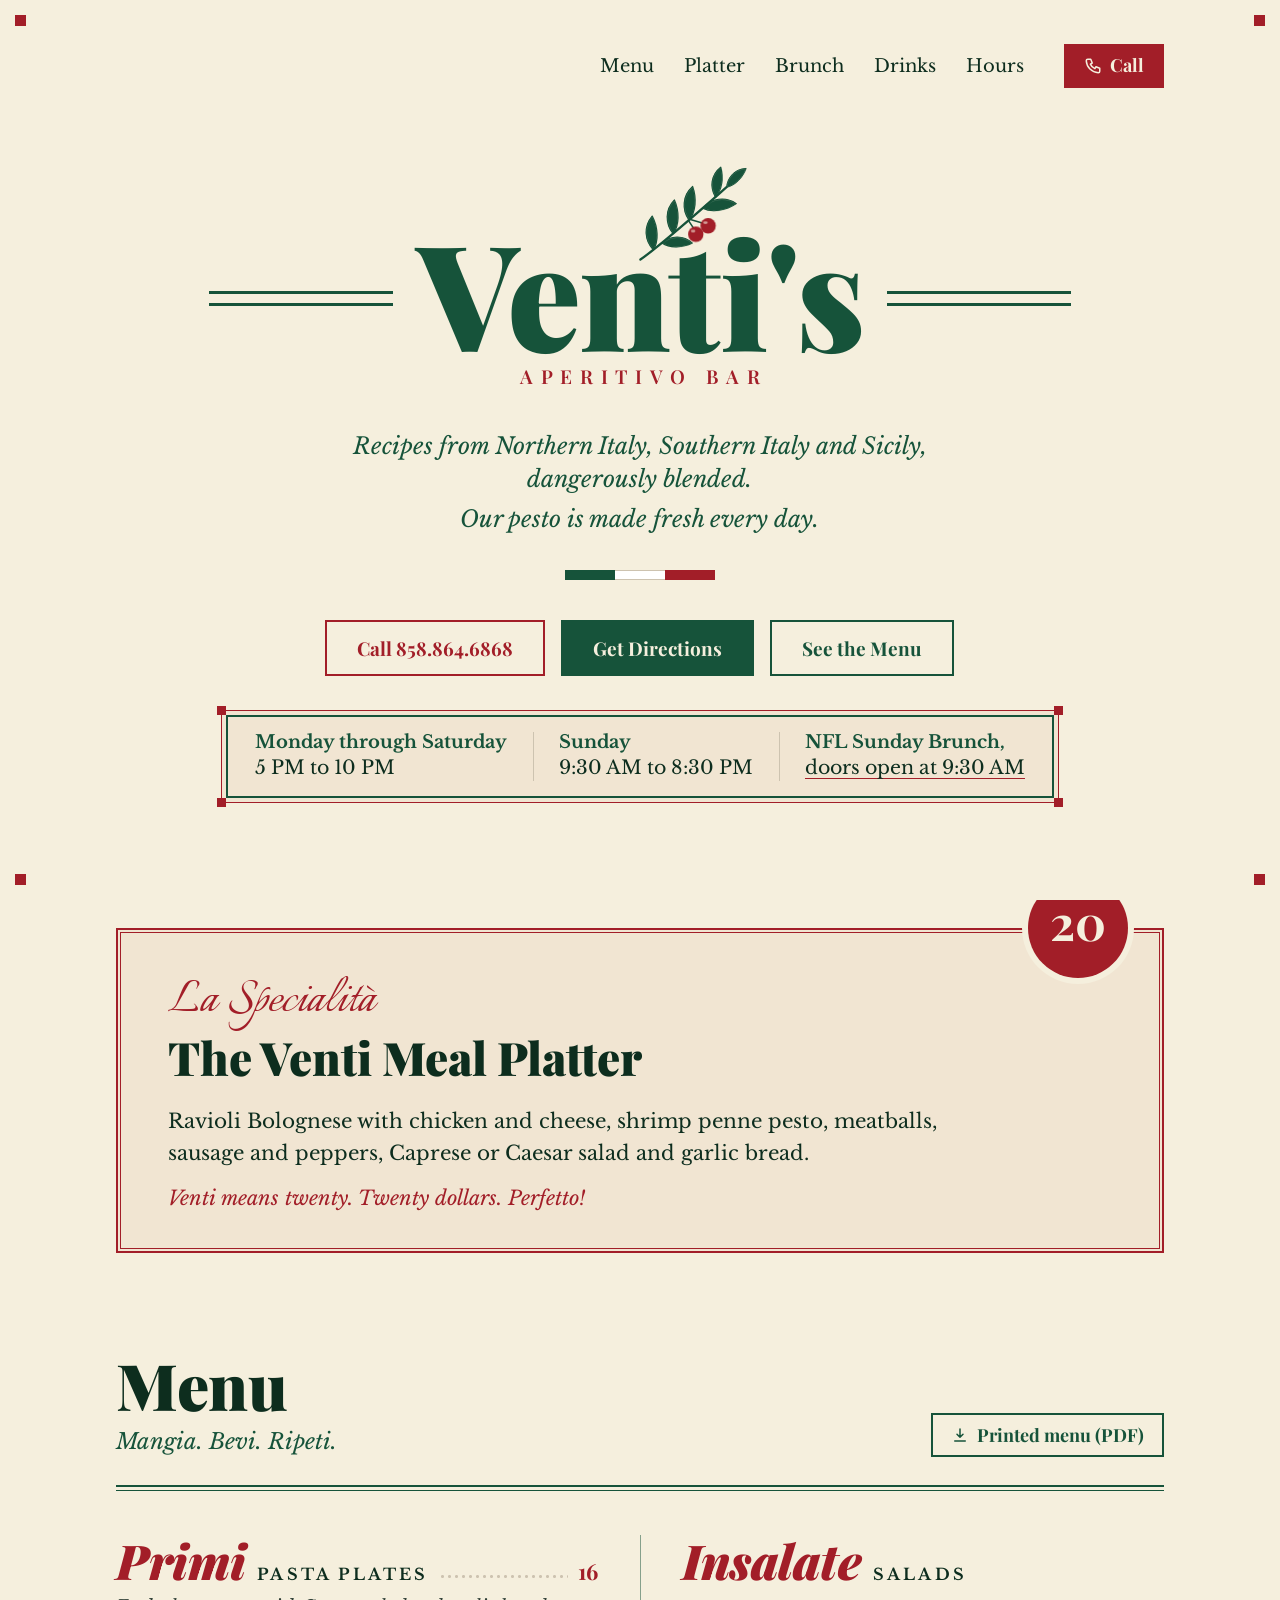
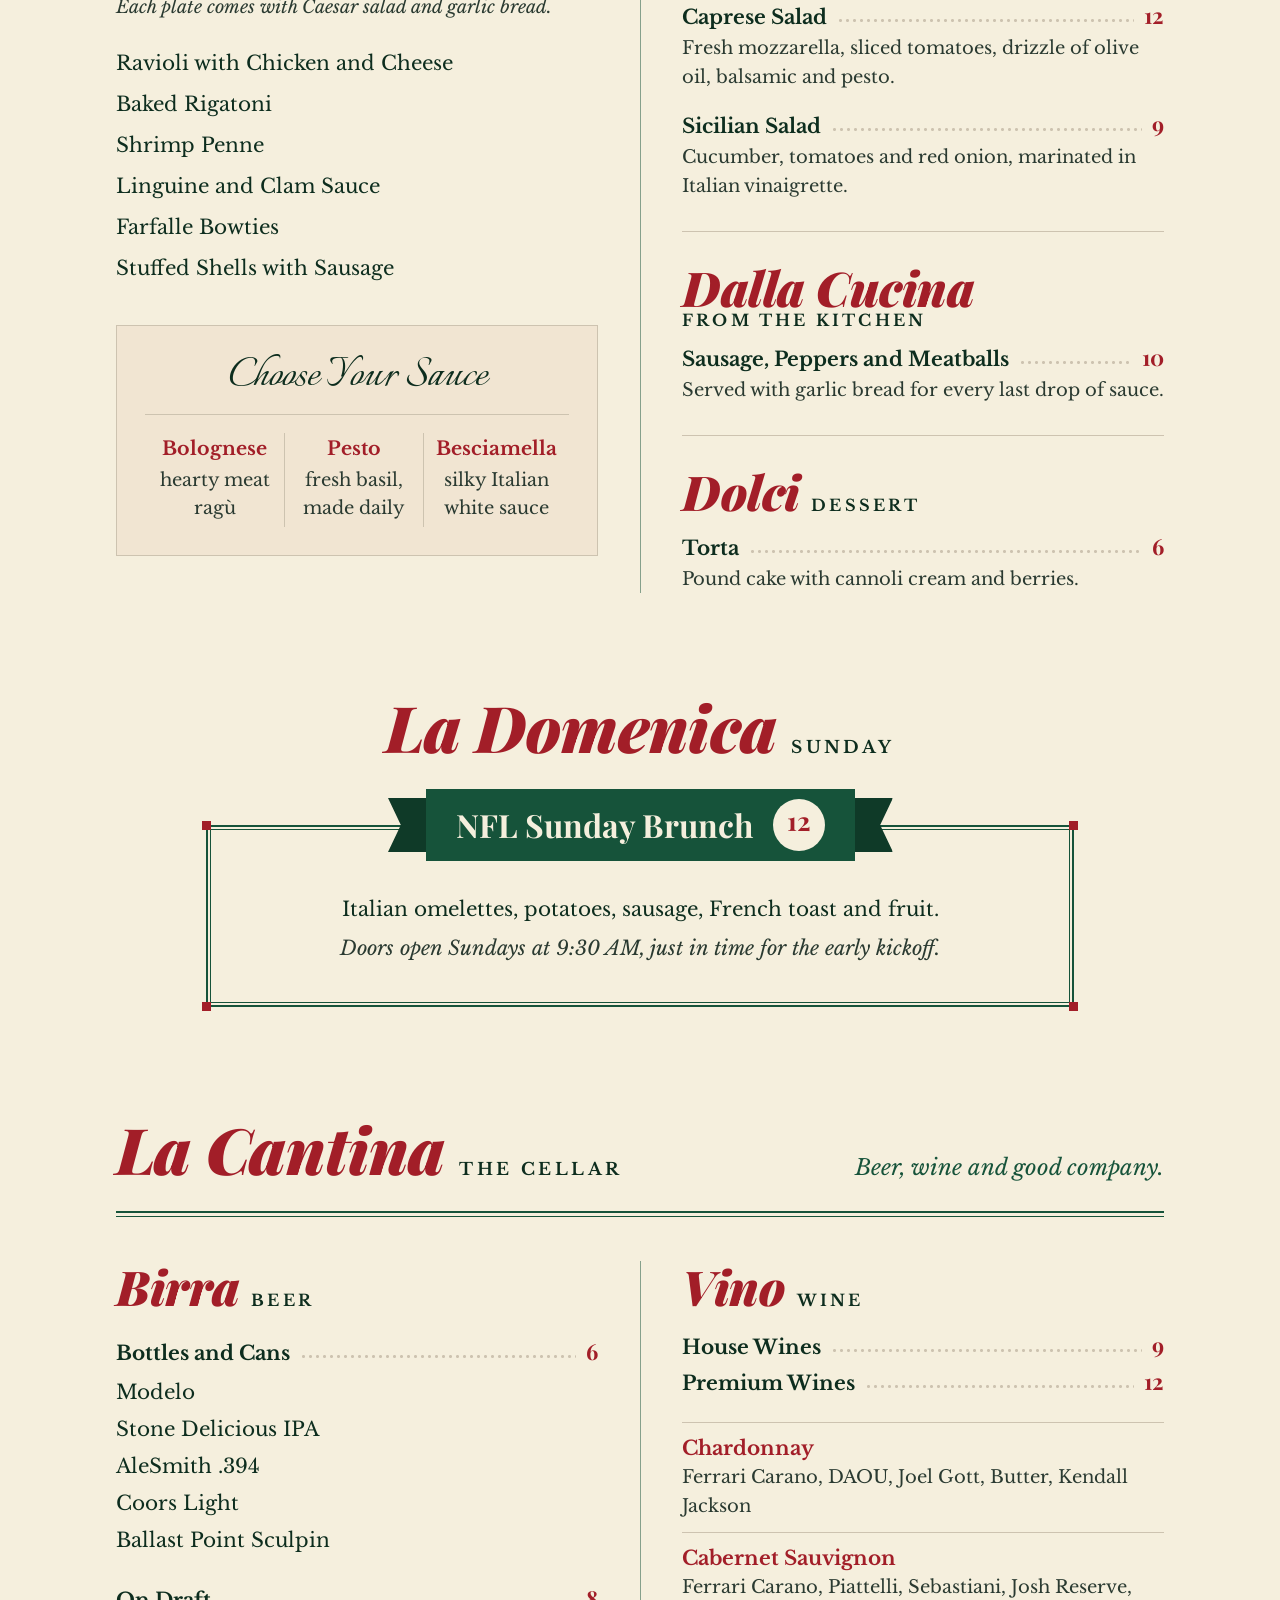
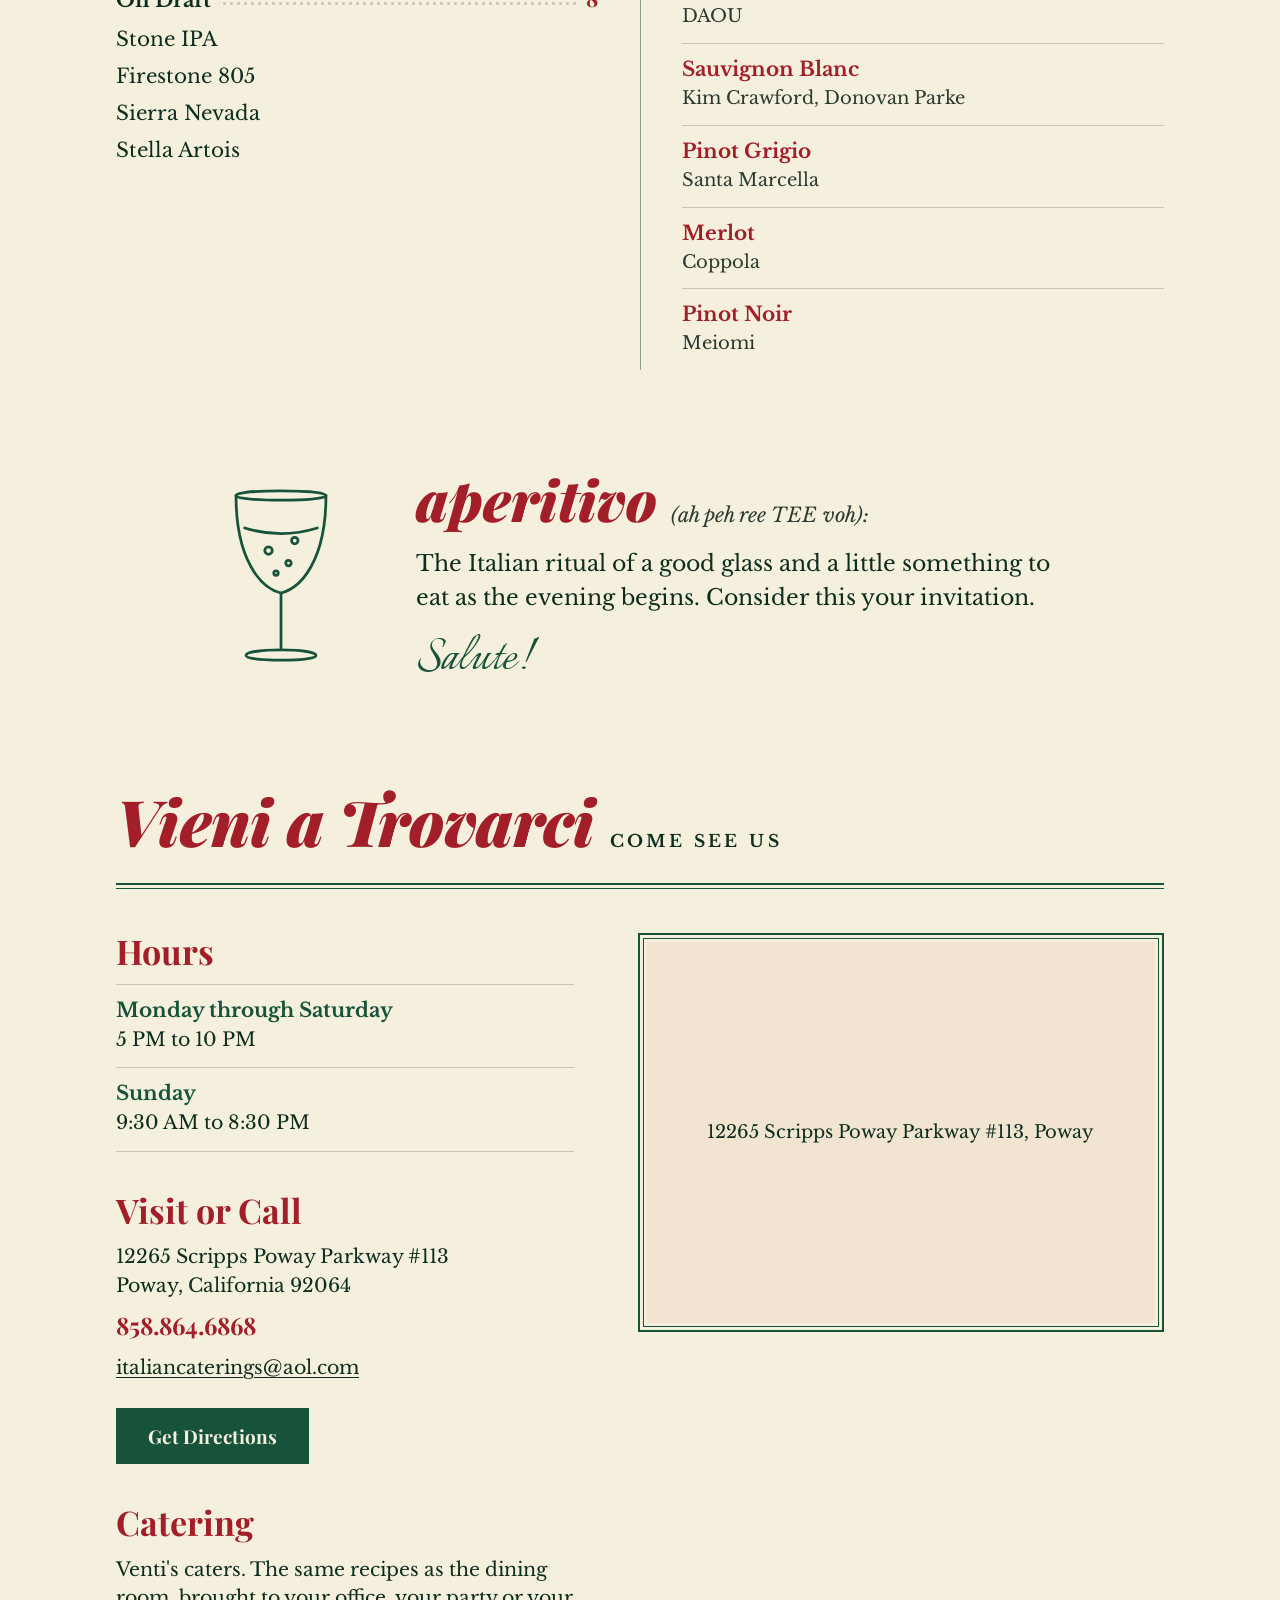
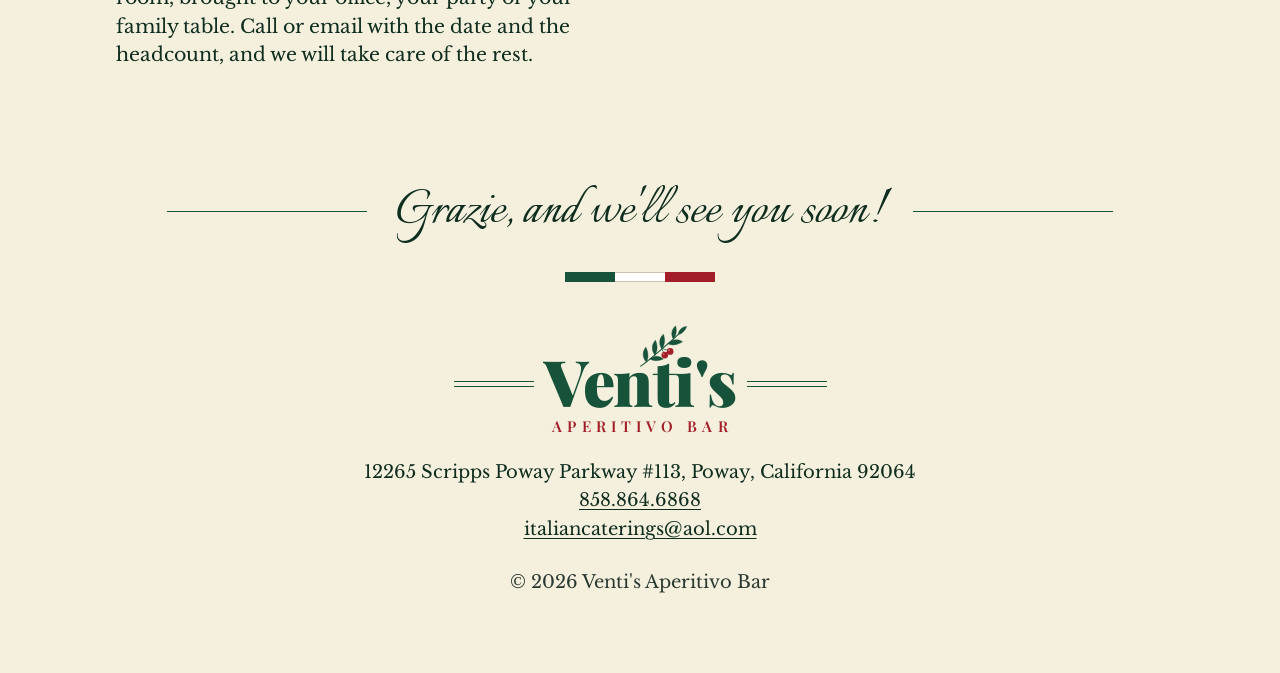
<file: index.html>
<!doctype html>
<html lang="en">
<head>
  <meta charset="utf-8">
  <meta name="viewport" content="width=device-width, initial-scale=1, viewport-fit=cover">
  <script>
    /* The js class goes on before anything can paint, so the finished page never flashes before
       the entrance in js/main.js hides it. If that file fails to load (its onerror below) or has
       not run within 2.5 seconds, the class comes off again and the page shows itself, complete
       and still, without motion. */
    (function (h) {
      h.classList.add('js'); h.setAttribute('data-js', 'pending');
      window.ventisLate = function () {
        if (h.getAttribute('data-js') === 'pending') { h.classList.remove('js'); h.setAttribute('data-js', 'late'); }
      };
      setTimeout(window.ventisLate, 2500);
    })(document.documentElement);
  </script>
  <title>Venti&#39;s Aperitivo Bar | Italian Restaurant and Aperitivo Bar in Poway, California</title>
  <meta name="description" content="Italian restaurant, aperitivo bar and caterer in Poway, California. The Venti Meal Platter, pasta plates, salads, beer and wine, and NFL Sunday Brunch.">
  <link rel="canonical" href="https://ventis2026.com/">
  <meta name="theme-color" content="#16533A">
  <meta property="og:type" content="website">
  <meta property="og:site_name" content="Venti&#39;s Aperitivo Bar">
  <meta property="og:locale" content="en_US">
  <meta property="og:title" content="Venti&#39;s Aperitivo Bar | Italian Restaurant and Aperitivo Bar in Poway, California">
  <meta property="og:description" content="Italian restaurant, aperitivo bar and caterer in Poway, California. The Venti Meal Platter, pasta plates, salads, beer and wine, and NFL Sunday Brunch.">
  <meta property="og:url" content="https://ventis2026.com/">
  <meta property="og:image" content="https://ventis2026.com/assets/og.png">
  <meta property="og:image:width" content="1200">
  <meta property="og:image:height" content="630">
  <meta property="og:image:alt" content="Venti&#39;s Aperitivo Bar wordmark with an olive sprig on ivory paper, with the tagline Recipes from Northern Italy, Southern Italy and Sicily, dangerously blended.">
  <meta name="twitter:card" content="summary_large_image">
  <meta name="twitter:title" content="Venti&#39;s Aperitivo Bar | Italian Restaurant and Aperitivo Bar in Poway, California">
  <meta name="twitter:description" content="Italian restaurant, aperitivo bar and caterer in Poway, California. The Venti Meal Platter, pasta plates, salads, beer and wine, and NFL Sunday Brunch.">
  <meta name="twitter:image" content="https://ventis2026.com/assets/og.png">
  <link rel="icon" href="assets/favicon.svg" type="image/svg+xml">
  <link rel="icon" href="assets/favicon-32.png" sizes="32x32" type="image/png">
  <link rel="apple-touch-icon" href="assets/apple-touch-icon.png">
  <link rel="preconnect" href="https://fonts.googleapis.com">
  <link rel="preconnect" href="https://fonts.gstatic.com" crossorigin>
  <link rel="stylesheet" href="https://fonts.googleapis.com/css2?family=Italianno&family=Libre+Baskerville:ital,wght@0,400;0,700;1,400;1,700&family=Playfair+Display:ital,wght@0,600;0,700;0,900;1,900&display=swap">
  <link rel="stylesheet" href="css/style.css">
  <script type="application/ld+json">
{
  "@context": "https://schema.org",
  "@type": "Restaurant",
  "name": "Venti's Aperitivo Bar",
  "url": "https://ventis2026.com/",
  "image": "https://ventis2026.com/assets/og.png",
  "telephone": "+18588646868",
  "email": "italiancaterings@aol.com",
  "servesCuisine": "Italian",
  "priceRange": "$$",
  "address": {
    "@type": "PostalAddress",
    "streetAddress": "12265 Scripps Poway Parkway #113",
    "addressLocality": "Poway",
    "addressRegion": "CA",
    "postalCode": "92064",
    "addressCountry": "US"
  },
  "openingHoursSpecification": [
    {
      "@type": "OpeningHoursSpecification",
      "dayOfWeek": [
        "Monday",
        "Tuesday",
        "Wednesday",
        "Thursday",
        "Friday",
        "Saturday"
      ],
      "opens": "17:00",
      "closes": "22:00"
    },
    {
      "@type": "OpeningHoursSpecification",
      "dayOfWeek": [
        "Sunday"
      ],
      "opens": "09:30",
      "closes": "20:30"
    }
  ],
  "hasMenu": {
    "@type": "Menu",
    "name": "Venti's Aperitivo Bar Menu",
    "url": "https://ventis2026.com/#menu",
    "hasMenuSection": [
      {
        "@type": "MenuSection",
        "name": "La Specialità",
        "hasMenuItem": [
          {
            "@type": "MenuItem",
            "name": "The Venti Meal Platter",
            "description": "Ravioli Bolognese with chicken and cheese, shrimp penne pesto, meatballs, sausage and peppers, Caprese or Caesar salad and garlic bread.",
            "offers": {
              "@type": "Offer",
              "price": "20",
              "priceCurrency": "USD"
            }
          }
        ]
      },
      {
        "@type": "MenuSection",
        "name": "Primi / Pasta Plates",
        "description": "Each plate comes with Caesar salad and garlic bread.",
        "hasMenuItem": [
          {
            "@type": "MenuItem",
            "name": "Ravioli with Chicken and Cheese",
            "description": "Each plate comes with Caesar salad and garlic bread. Choose Your Sauce: Bolognese, Pesto or Besciamella.",
            "offers": {
              "@type": "Offer",
              "price": "16",
              "priceCurrency": "USD"
            }
          },
          {
            "@type": "MenuItem",
            "name": "Baked Rigatoni",
            "description": "Each plate comes with Caesar salad and garlic bread. Choose Your Sauce: Bolognese, Pesto or Besciamella.",
            "offers": {
              "@type": "Offer",
              "price": "16",
              "priceCurrency": "USD"
            }
          },
          {
            "@type": "MenuItem",
            "name": "Shrimp Penne",
            "description": "Each plate comes with Caesar salad and garlic bread. Choose Your Sauce: Bolognese, Pesto or Besciamella.",
            "offers": {
              "@type": "Offer",
              "price": "16",
              "priceCurrency": "USD"
            }
          },
          {
            "@type": "MenuItem",
            "name": "Linguine and Clam Sauce",
            "description": "Each plate comes with Caesar salad and garlic bread. Choose Your Sauce: Bolognese, Pesto or Besciamella.",
            "offers": {
              "@type": "Offer",
              "price": "16",
              "priceCurrency": "USD"
            }
          },
          {
            "@type": "MenuItem",
            "name": "Farfalle Bowties",
            "description": "Each plate comes with Caesar salad and garlic bread. Choose Your Sauce: Bolognese, Pesto or Besciamella.",
            "offers": {
              "@type": "Offer",
              "price": "16",
              "priceCurrency": "USD"
            }
          },
          {
            "@type": "MenuItem",
            "name": "Stuffed Shells with Sausage",
            "description": "Each plate comes with Caesar salad and garlic bread. Choose Your Sauce: Bolognese, Pesto or Besciamella.",
            "offers": {
              "@type": "Offer",
              "price": "16",
              "priceCurrency": "USD"
            }
          }
        ]
      },
      {
        "@type": "MenuSection",
        "name": "Insalate / Salads",
        "hasMenuItem": [
          {
            "@type": "MenuItem",
            "name": "Caprese Salad",
            "description": "Fresh mozzarella, sliced tomatoes, drizzle of olive oil, balsamic and pesto.",
            "offers": {
              "@type": "Offer",
              "price": "12",
              "priceCurrency": "USD"
            }
          },
          {
            "@type": "MenuItem",
            "name": "Sicilian Salad",
            "description": "Cucumber, tomatoes and red onion, marinated in Italian vinaigrette.",
            "offers": {
              "@type": "Offer",
              "price": "9",
              "priceCurrency": "USD"
            }
          }
        ]
      },
      {
        "@type": "MenuSection",
        "name": "Dalla Cucina / From the Kitchen",
        "hasMenuItem": [
          {
            "@type": "MenuItem",
            "name": "Sausage, Peppers and Meatballs",
            "description": "Served with garlic bread for every last drop of sauce.",
            "offers": {
              "@type": "Offer",
              "price": "10",
              "priceCurrency": "USD"
            }
          }
        ]
      },
      {
        "@type": "MenuSection",
        "name": "Dolci / Dessert",
        "hasMenuItem": [
          {
            "@type": "MenuItem",
            "name": "Torta",
            "description": "Pound cake with cannoli cream and berries.",
            "offers": {
              "@type": "Offer",
              "price": "6",
              "priceCurrency": "USD"
            }
          }
        ]
      },
      {
        "@type": "MenuSection",
        "name": "La Domenica / Sunday",
        "hasMenuItem": [
          {
            "@type": "MenuItem",
            "name": "NFL Sunday Brunch",
            "description": "Italian omelettes, potatoes, sausage, French toast and fruit. Doors open Sundays at 9:30 AM, just in time for the early kickoff.",
            "offers": {
              "@type": "Offer",
              "price": "12",
              "priceCurrency": "USD"
            }
          }
        ]
      },
      {
        "@type": "MenuSection",
        "name": "Birra / Beer",
        "hasMenuItem": [
          {
            "@type": "MenuItem",
            "name": "Modelo",
            "description": "Bottles and Cans",
            "offers": {
              "@type": "Offer",
              "price": "6",
              "priceCurrency": "USD"
            }
          },
          {
            "@type": "MenuItem",
            "name": "Stone Delicious IPA",
            "description": "Bottles and Cans",
            "offers": {
              "@type": "Offer",
              "price": "6",
              "priceCurrency": "USD"
            }
          },
          {
            "@type": "MenuItem",
            "name": "AleSmith .394",
            "description": "Bottles and Cans",
            "offers": {
              "@type": "Offer",
              "price": "6",
              "priceCurrency": "USD"
            }
          },
          {
            "@type": "MenuItem",
            "name": "Coors Light",
            "description": "Bottles and Cans",
            "offers": {
              "@type": "Offer",
              "price": "6",
              "priceCurrency": "USD"
            }
          },
          {
            "@type": "MenuItem",
            "name": "Ballast Point Sculpin",
            "description": "Bottles and Cans",
            "offers": {
              "@type": "Offer",
              "price": "6",
              "priceCurrency": "USD"
            }
          },
          {
            "@type": "MenuItem",
            "name": "Stone IPA",
            "description": "On Draft",
            "offers": {
              "@type": "Offer",
              "price": "8",
              "priceCurrency": "USD"
            }
          },
          {
            "@type": "MenuItem",
            "name": "Firestone 805",
            "description": "On Draft",
            "offers": {
              "@type": "Offer",
              "price": "8",
              "priceCurrency": "USD"
            }
          },
          {
            "@type": "MenuItem",
            "name": "Sierra Nevada",
            "description": "On Draft",
            "offers": {
              "@type": "Offer",
              "price": "8",
              "priceCurrency": "USD"
            }
          },
          {
            "@type": "MenuItem",
            "name": "Stella Artois",
            "description": "On Draft",
            "offers": {
              "@type": "Offer",
              "price": "8",
              "priceCurrency": "USD"
            }
          }
        ]
      },
      {
        "@type": "MenuSection",
        "name": "Vino / Wine",
        "description": "Chardonnay (Ferrari Carano, DAOU, Joel Gott, Butter, Kendall Jackson); Cabernet Sauvignon (Ferrari Carano, Piattelli, Sebastiani, Josh Reserve, DAOU); Sauvignon Blanc (Kim Crawford, Donovan Parke); Pinot Grigio (Santa Marcella); Merlot (Coppola); Pinot Noir (Meiomi)",
        "hasMenuItem": [
          {
            "@type": "MenuItem",
            "name": "House Wines",
            "offers": {
              "@type": "Offer",
              "price": "9",
              "priceCurrency": "USD"
            }
          },
          {
            "@type": "MenuItem",
            "name": "Premium Wines",
            "offers": {
              "@type": "Offer",
              "price": "12",
              "priceCurrency": "USD"
            }
          }
        ]
      }
    ]
  }
}
  </script>
</head>
<body>
  <a class="skip" href="#main">Skip to main content</a>

  <div class="frame" aria-hidden="true">
    <i class="frame__mat frame__mat--t"></i>
    <i class="frame__mat frame__mat--b"></i>
    <i class="frame__mat frame__mat--l"></i>
    <i class="frame__mat frame__mat--r"></i>
    <svg class="frame__rule frame__rule--outer"><rect pathLength="1"></rect></svg>
    <svg class="frame__rule frame__rule--inner"><rect pathLength="1"></rect></svg>
    <i class="frame__corner frame__corner--tl"></i>
    <i class="frame__corner frame__corner--tr"></i>
    <i class="frame__corner frame__corner--bl"></i>
    <i class="frame__corner frame__corner--br"></i>
  </div>

  <header class="site-header" id="site-header">
  <div class="site-header__inner">
    <button class="site-header__toggle" type="button" aria-expanded="false" aria-controls="site-nav">
      <span class="site-header__bars" aria-hidden="true"><i></i><i></i><i></i></span><span class="site-header__toggle-label">Sections</span>
    </button>
    <a class="lockup lockup--small site-header__brand" href="#top"><span class="lockup__mark"><svg class="sprig lockup__sprig" viewBox="-6 -28 176 142" aria-hidden="true" focusable="false"><g class="sprig__lines" fill="none" stroke="currentColor" stroke-width="1.4" stroke-linecap="round" stroke-linejoin="round"><path d="M14 104C40 86 76 54 126 10" stroke-width="3" pathLength="1" style="--k:0"/><path d="M0 0C12-12 30-14 44-3C30 5 12 7 0 0Z" transform="translate(30.8 91.5) rotate(-88)" pathLength="1" style="--k:1"/><path d="M0 0C12-12 30-14 44-3C30 5 12 7 0 0Z" transform="translate(41.9 82.5) rotate(4) scale(0.9)" pathLength="1" style="--k:2"/><path d="M0 0C12-12 30-14 44-3C30 5 12 7 0 0Z" transform="translate(56.6 70.5) rotate(-84)" pathLength="1" style="--k:3"/><path d="M0 0C12-12 30-14 44-3C30 5 12 7 0 0Z" transform="translate(77.2 52.8) rotate(-80)" pathLength="1" style="--k:4"/><path d="M0 0C12-12 30-14 44-3C30 5 12 7 0 0Z" transform="translate(95 37.3) rotate(-4)" pathLength="1" style="--k:5"/><path d="M0 0C12-12 30-14 44-3C30 5 12 7 0 0Z" transform="translate(111.5 22.8) rotate(-76) scale(0.9)" pathLength="1" style="--k:6"/><path d="M0 0C12-12 30-14 44-3C30 5 12 7 0 0Z" transform="translate(126 10) rotate(-40) scale(0.8)" pathLength="1" style="--k:7"/><path d="M77 54L85 66" stroke-width="2" pathLength="1" style="--k:8"/><path d="M79 52L100 58" stroke-width="2" pathLength="1" style="--k:9"/></g><g class="sprig__fills" fill="currentColor"><path d="M0 0C12-12 30-14 44-3C30 5 12 7 0 0Z" transform="translate(30.8 91.5) rotate(-88)"/><path d="M0 0C12-12 30-14 44-3C30 5 12 7 0 0Z" transform="translate(41.9 82.5) rotate(4) scale(0.9)"/><path d="M0 0C12-12 30-14 44-3C30 5 12 7 0 0Z" transform="translate(56.6 70.5) rotate(-84)"/><path d="M0 0C12-12 30-14 44-3C30 5 12 7 0 0Z" transform="translate(77.2 52.8) rotate(-80)"/><path d="M0 0C12-12 30-14 44-3C30 5 12 7 0 0Z" transform="translate(95 37.3) rotate(-4)"/><path d="M0 0C12-12 30-14 44-3C30 5 12 7 0 0Z" transform="translate(111.5 22.8) rotate(-76) scale(0.9)"/><path d="M0 0C12-12 30-14 44-3C30 5 12 7 0 0Z" transform="translate(126 10) rotate(-40) scale(0.8)"/></g><g class="sprig__olives" fill="#A21E28"><g class="sprig__olive"><circle cx="102" cy="60" r="10"/><ellipse class="sprig__shine" cx="98.5" cy="56" rx="3" ry="1.8"/></g><g class="sprig__olive"><circle cx="86" cy="71" r="10"/><ellipse class="sprig__shine" cx="82.5" cy="67" rx="3" ry="1.8"/></g></g></svg><span class="lockup__rule lockup__rule--l" aria-hidden="true"></span><span class="lockup__name">Venti&#39;s</span><span class="lockup__rule lockup__rule--r" aria-hidden="true"></span></span><span class="lockup__descriptor">Aperitivo Bar</span></a>
    <nav class="site-nav" id="site-nav" aria-label="Sections of this page">
      <ul class="site-nav__list">
        <li><a class="site-nav__link" href="#menu">Menu</a></li>
        <li><a class="site-nav__link" href="#platter">Platter</a></li>
        <li><a class="site-nav__link" href="#brunch">Brunch</a></li>
        <li><a class="site-nav__link" href="#cantina">Drinks</a></li>
        <li><a class="site-nav__link" href="#hours">Hours</a></li>
        <li class="site-nav__extra"><a class="site-nav__link" href="https://www.google.com/maps/dir/?api=1&amp;destination=12265%20Scripps%20Poway%20Parkway%20%23113%2C%20Poway%2C%20CA%2092064" target="_blank" rel="noopener">Get Directions<span class="vh"> (opens Google Maps in a new tab)</span></a></li>
      </ul>
    </nav>
    <a class="btn btn--red btn--header" href="tel:+18588646868"><svg class="ico" viewBox="0 0 24 24" aria-hidden="true" focusable="false" fill="none" stroke="currentColor" stroke-width="2" stroke-linecap="round" stroke-linejoin="round"><path d="M5 3h4l2 5-2.5 1.5a11 11 0 0 0 6 6L16 13l5 2v4a2 2 0 0 1-2 2A17 17 0 0 1 3 5a2 2 0 0 1 2-2z"/></svg><span>Call</span><span class="vh"> 858.864.6868</span></a>
  </div>
  <div class="progress" aria-hidden="true"><div class="progress__fill"><i></i><i></i><i></i></div></div>
</header>

  <main id="main" tabindex="-1">
    <section class="hero" id="top" aria-label="Welcome">
  <div class="hero__inner">
    <h1 class="lockup lockup--hero"><span class="lockup__mark"><svg class="sprig lockup__sprig" viewBox="-6 -28 176 142" aria-hidden="true" focusable="false"><g class="sprig__lines" fill="none" stroke="currentColor" stroke-width="1.4" stroke-linecap="round" stroke-linejoin="round"><path d="M14 104C40 86 76 54 126 10" stroke-width="3" pathLength="1" style="--k:0"/><path d="M0 0C12-12 30-14 44-3C30 5 12 7 0 0Z" transform="translate(30.8 91.5) rotate(-88)" pathLength="1" style="--k:1"/><path d="M0 0C12-12 30-14 44-3C30 5 12 7 0 0Z" transform="translate(41.9 82.5) rotate(4) scale(0.9)" pathLength="1" style="--k:2"/><path d="M0 0C12-12 30-14 44-3C30 5 12 7 0 0Z" transform="translate(56.6 70.5) rotate(-84)" pathLength="1" style="--k:3"/><path d="M0 0C12-12 30-14 44-3C30 5 12 7 0 0Z" transform="translate(77.2 52.8) rotate(-80)" pathLength="1" style="--k:4"/><path d="M0 0C12-12 30-14 44-3C30 5 12 7 0 0Z" transform="translate(95 37.3) rotate(-4)" pathLength="1" style="--k:5"/><path d="M0 0C12-12 30-14 44-3C30 5 12 7 0 0Z" transform="translate(111.5 22.8) rotate(-76) scale(0.9)" pathLength="1" style="--k:6"/><path d="M0 0C12-12 30-14 44-3C30 5 12 7 0 0Z" transform="translate(126 10) rotate(-40) scale(0.8)" pathLength="1" style="--k:7"/><path d="M77 54L85 66" stroke-width="2" pathLength="1" style="--k:8"/><path d="M79 52L100 58" stroke-width="2" pathLength="1" style="--k:9"/></g><g class="sprig__fills" fill="currentColor"><path d="M0 0C12-12 30-14 44-3C30 5 12 7 0 0Z" transform="translate(30.8 91.5) rotate(-88)"/><path d="M0 0C12-12 30-14 44-3C30 5 12 7 0 0Z" transform="translate(41.9 82.5) rotate(4) scale(0.9)"/><path d="M0 0C12-12 30-14 44-3C30 5 12 7 0 0Z" transform="translate(56.6 70.5) rotate(-84)"/><path d="M0 0C12-12 30-14 44-3C30 5 12 7 0 0Z" transform="translate(77.2 52.8) rotate(-80)"/><path d="M0 0C12-12 30-14 44-3C30 5 12 7 0 0Z" transform="translate(95 37.3) rotate(-4)"/><path d="M0 0C12-12 30-14 44-3C30 5 12 7 0 0Z" transform="translate(111.5 22.8) rotate(-76) scale(0.9)"/><path d="M0 0C12-12 30-14 44-3C30 5 12 7 0 0Z" transform="translate(126 10) rotate(-40) scale(0.8)"/></g><g class="sprig__olives" fill="#A21E28"><g class="sprig__olive"><circle cx="102" cy="60" r="10"/><ellipse class="sprig__shine" cx="98.5" cy="56" rx="3" ry="1.8"/></g><g class="sprig__olive"><circle cx="86" cy="71" r="10"/><ellipse class="sprig__shine" cx="82.5" cy="67" rx="3" ry="1.8"/></g></g></svg><span class="lockup__rule lockup__rule--l" aria-hidden="true"></span><span class="lockup__name">Venti&#39;s</span><span class="lockup__rule lockup__rule--r" aria-hidden="true"></span></span><span class="lockup__descriptor">Aperitivo Bar</span></h1>
    <span class="hero__sentinel" id="hero-sentinel" aria-hidden="true"></span>
    <p class="hero__tagline" data-enter style="--t:640">Recipes from Northern Italy, Southern Italy and Sicily, dangerously blended.</p>
    <p class="hero__tagline hero__tagline--second" data-enter style="--t:720">Our pesto is made fresh every day.</p>
    <span class="tricolor hero__tricolor" aria-hidden="true"><i></i><i></i><i></i></span>
    <div class="hero__actions">
      <a class="btn btn--call btn--big" href="tel:+18588646868" data-enter style="--t:860">Call 858.864.6868</a>
      <a class="btn btn--green btn--big" href="https://www.google.com/maps/dir/?api=1&amp;destination=12265%20Scripps%20Poway%20Parkway%20%23113%2C%20Poway%2C%20CA%2092064" target="_blank" rel="noopener" data-enter style="--t:920">Get Directions<span class="vh"> (opens Google Maps in a new tab)</span></a>
      <a class="btn btn--outline btn--big" href="#menu" data-enter style="--t:980">See the Menu</a>
    </div>
    <div class="hours-tag" data-enter style="--t:1040">
      <i class="hours-tag__corner hours-tag__corner--tl" aria-hidden="true"></i><i class="hours-tag__corner hours-tag__corner--tr" aria-hidden="true"></i><i class="hours-tag__corner hours-tag__corner--bl" aria-hidden="true"></i><i class="hours-tag__corner hours-tag__corner--br" aria-hidden="true"></i>
      <dl class="hours-tag__list">
        <div class="hours-tag__row"><dt class="hours-tag__days">Monday through Saturday</dt><dd class="hours-tag__time">5 PM to 10 PM</dd></div>
        <div class="hours-tag__row"><dt class="hours-tag__days">Sunday</dt><dd class="hours-tag__time">9:30 AM to 8:30 PM</dd></div>
      </dl>
      <a class="hours-tag__brunch" href="#brunch"><span class="hours-tag__days">NFL Sunday Brunch,</span> <span class="hours-tag__time">doors open at 9:30 AM</span></a>
    </div>
  </div>
</section>

    <section class="platter" id="platter" aria-labelledby="platter-title" tabindex="-1">
  <div class="wrap">
    <div class="platter__box box box--red" data-reveal data-frame>
      <i class="box__line box__line--t" aria-hidden="true"></i><i class="box__line box__line--r" aria-hidden="true"></i><i class="box__line box__line--b" aria-hidden="true"></i><i class="box__line box__line--l" aria-hidden="true"></i><i class="box__inner" aria-hidden="true"></i>
      <h2 class="platter__title" id="platter-title"><span class="script platter__eyebrow" lang="it">La Specialit&#224;</span><span class="platter__name">The Venti Meal Platter</span></h2>
      <span class="badge badge--red platter__badge"><span class="vh">$</span>20</span>
      <p class="platter__desc">Ravioli Bolognese with chicken and cheese, shrimp penne pesto, meatballs, sausage and peppers, Caprese or Caesar salad and garlic bread.</p>
      <p class="platter__note">Venti means twenty. Twenty dollars. <span lang="it">Perfetto</span>!</p>
    </div>
  </div>
</section>

    <section class="menu" id="menu" aria-labelledby="menu-title" tabindex="-1">
  <div class="wrap">
    <header class="menu__head">
      <div class="menu__heading">
        <h2 class="menu__title" id="menu-title">Menu</h2>
        <p class="menu__motto" lang="it">Mangia. Bevi. Ripeti.</p>
      </div>
      <a class="btn btn--outline btn--small" href="assets/Ventis_Menu.pdf" download><svg class="ico" viewBox="0 0 24 24" aria-hidden="true" focusable="false" fill="none" stroke="currentColor" stroke-width="2" stroke-linecap="round" stroke-linejoin="round"><path d="M12 4v11m0 0 4-4m-4 4-4-4M5 20h14"/></svg><span>Printed menu (PDF)</span></a>
    </header>
    <div class="rule-double" data-reveal aria-hidden="true"></div>
    <div class="two-col">
      <div class="two-col__col">
        <section class="dish-group" aria-labelledby="primi-title">
          <div class="sec-head" data-reveal>
            <h3 class="sec-title " id="primi-title"><span class="sec-title__it" lang="it">Primi</span> <span class="sec-title__en">Pasta Plates</span></h3>
            <span class="leader" aria-hidden="true"></span>
            <span class="price"><span class="vh">$</span>16</span>
          </div>
          <p class="dish-group__note">Each plate comes with Caesar salad and garlic bread.</p>
          <ul class="pastas" data-reveal>
            <li class="pastas__item" style="--i:0">Ravioli with Chicken and Cheese</li>
            <li class="pastas__item" style="--i:1">Baked Rigatoni</li>
            <li class="pastas__item" style="--i:2">Shrimp Penne</li>
            <li class="pastas__item" style="--i:3">Linguine and Clam Sauce</li>
            <li class="pastas__item" style="--i:4">Farfalle Bowties</li>
            <li class="pastas__item" style="--i:5">Stuffed Shells with Sausage</li>
          </ul>
          <div class="sauces" data-reveal>
            <h4 class="script sauces__title">Choose Your Sauce</h4>
            <ul class="sauces__list">
              <li class="sauces__item"><span class="sauces__name">Bolognese</span><span class="sauces__desc">hearty meat rag&#249;</span></li>
              <li class="sauces__item"><span class="sauces__name">Pesto</span><span class="sauces__desc">fresh basil, made daily</span></li>
              <li class="sauces__item"><span class="sauces__name">Besciamella</span><span class="sauces__desc">silky Italian white sauce</span></li>
            </ul>
          </div>
        </section>
      </div>
      <div class="two-col__col">
      <section class="dish-group" aria-labelledby="insalate-title">
        <h3 class="sec-title " id="insalate-title" data-reveal><span class="sec-title__it" lang="it">Insalate</span> <span class="sec-title__en">Salads</span></h3>
        <ul class="dishes" data-reveal>
        <li class="dish" style="--i:0">
          <div class="dish__row"><span class="dish__name">Caprese Salad</span><span class="leader" aria-hidden="true"></span><span class="price"><span class="vh">$</span>12</span></div>
          <p class="dish__desc">Fresh mozzarella, sliced tomatoes, drizzle of olive oil, balsamic and pesto.</p>
        </li>
        <li class="dish" style="--i:1">
          <div class="dish__row"><span class="dish__name">Sicilian Salad</span><span class="leader" aria-hidden="true"></span><span class="price"><span class="vh">$</span>9</span></div>
          <p class="dish__desc">Cucumber, tomatoes and red onion, marinated in Italian vinaigrette.</p>
        </li>
      </ul>
      </section>
      <hr class="hair">
      <section class="dish-group" aria-labelledby="cucina-title">
        <h3 class="sec-title " id="cucina-title" data-reveal><span class="sec-title__it" lang="it">Dalla Cucina</span> <span class="sec-title__en">From the Kitchen</span></h3>
        <ul class="dishes" data-reveal>
        <li class="dish" style="--i:0">
          <div class="dish__row"><span class="dish__name">Sausage, Peppers and Meatballs</span><span class="leader" aria-hidden="true"></span><span class="price"><span class="vh">$</span>10</span></div>
          <p class="dish__desc">Served with garlic bread for every last drop of sauce.</p>
        </li>
      </ul>
      </section>
      <hr class="hair">
      <section class="dish-group" aria-labelledby="dolci-title">
        <h3 class="sec-title " id="dolci-title" data-reveal><span class="sec-title__it" lang="it">Dolci</span> <span class="sec-title__en">Dessert</span></h3>
        <ul class="dishes" data-reveal>
        <li class="dish" style="--i:0">
          <div class="dish__row"><span class="dish__name">Torta</span><span class="leader" aria-hidden="true"></span><span class="price"><span class="vh">$</span>6</span></div>
          <p class="dish__desc">Pound cake with cannoli cream and berries.</p>
        </li>
      </ul>
      </section>
      </div>
    </div>
  </div>
</section>

    <section class="brunch" id="brunch" aria-labelledby="brunch-title" tabindex="-1">
  <div class="wrap wrap--narrow">
    <h2 class="sec-title sec-title--h2 sec-title--center" id="brunch-title" data-reveal><span class="sec-title__it" lang="it">La Domenica</span> <span class="sec-title__en">Sunday</span></h2>
    <div class="brunch__box box box--green" data-frame>
      <i class="box__line box__line--t" aria-hidden="true"></i><i class="box__line box__line--r" aria-hidden="true"></i><i class="box__line box__line--b" aria-hidden="true"></i><i class="box__line box__line--l" aria-hidden="true"></i><i class="box__inner" aria-hidden="true"></i><i class="box__corner box__corner--tl" aria-hidden="true"></i><i class="box__corner box__corner--tr" aria-hidden="true"></i><i class="box__corner box__corner--bl" aria-hidden="true"></i><i class="box__corner box__corner--br" aria-hidden="true"></i>
      <div class="ribbon" data-reveal>
        <div class="ribbon__wrap">
          <svg class="ribbon__tail ribbon__tail--l" viewBox="0 0 48 56" preserveAspectRatio="none" aria-hidden="true" focusable="false"><path d="M48 0H0l14 28L0 56h48z"/></svg>
          <div class="ribbon__band"><h3 class="ribbon__text">NFL Sunday Brunch</h3><span class="badge badge--ivory"><span class="vh">$</span>12</span></div>
          <svg class="ribbon__tail ribbon__tail--r" viewBox="0 0 48 56" preserveAspectRatio="none" aria-hidden="true" focusable="false"><path d="M0 0h48L34 28l14 28H0z"/></svg>
        </div>
      </div>
      <p class="brunch__desc">Italian omelettes, potatoes, sausage, French toast and fruit.</p>
      <p class="brunch__note">Doors open Sundays at 9:30 AM, just in time for the early kickoff.</p>
    </div>
  </div>
</section>

    <section class="cantina" id="cantina" aria-labelledby="cantina-title" tabindex="-1">
  <div class="wrap">
    <header class="cantina__head">
      <h2 class="sec-title sec-title--h2" id="cantina-title" data-reveal><span class="sec-title__it" lang="it">La Cantina</span> <span class="sec-title__en">The Cellar</span></h2>
      <p class="cantina__tagline">Beer, wine and good company.</p>
    </header>
    <div class="rule-double" data-reveal aria-hidden="true"></div>
    <div class="two-col">
      <div class="two-col__col">
        <h3 class="sec-title " id="birra-title" data-reveal><span class="sec-title__it" lang="it">Birra</span> <span class="sec-title__en">Beer</span></h3>
        <div class="drink-group" data-reveal style="--i:0">
          <div class="dish__row"><h4 class="dish__name">Bottles and Cans</h4><span class="leader" aria-hidden="true"></span><span class="price"><span class="vh">$</span>6</span></div>
          <ul class="plain">
            <li>Modelo</li>
            <li>Stone Delicious IPA</li>
            <li>AleSmith .394</li>
            <li>Coors Light</li>
            <li>Ballast Point Sculpin</li>
          </ul>
        </div>
        <div class="drink-group" data-reveal style="--i:1">
          <div class="dish__row"><h4 class="dish__name">On Draft</h4><span class="leader" aria-hidden="true"></span><span class="price"><span class="vh">$</span>8</span></div>
          <ul class="plain">
            <li>Stone IPA</li>
            <li>Firestone 805</li>
            <li>Sierra Nevada</li>
            <li>Stella Artois</li>
          </ul>
        </div>
      </div>
      <div class="two-col__col">
        <h3 class="sec-title " id="vino-title" data-reveal><span class="sec-title__it" lang="it">Vino</span> <span class="sec-title__en">Wine</span></h3>
        <ul class="dishes dishes--tight" data-reveal>
          <li class="dish" style="--i:0"><div class="dish__row"><span class="dish__name">House Wines</span><span class="leader" aria-hidden="true"></span><span class="price"><span class="vh">$</span>9</span></div></li>
          <li class="dish" style="--i:1"><div class="dish__row"><span class="dish__name">Premium Wines</span><span class="leader" aria-hidden="true"></span><span class="price"><span class="vh">$</span>12</span></div></li>
        </ul>
        <ul class="varietals">
          <li class="varietal"><span class="varietal__name">Chardonnay</span><span class="varietal__producers">Ferrari Carano, DAOU, Joel Gott, Butter, Kendall Jackson</span></li>
          <li class="varietal"><span class="varietal__name">Cabernet Sauvignon</span><span class="varietal__producers">Ferrari Carano, Piattelli, Sebastiani, Josh Reserve, DAOU</span></li>
          <li class="varietal"><span class="varietal__name">Sauvignon Blanc</span><span class="varietal__producers">Kim Crawford, Donovan Parke</span></li>
          <li class="varietal"><span class="varietal__name">Pinot Grigio</span><span class="varietal__producers">Santa Marcella</span></li>
          <li class="varietal"><span class="varietal__name">Merlot</span><span class="varietal__producers">Coppola</span></li>
          <li class="varietal"><span class="varietal__name">Pinot Noir</span><span class="varietal__producers">Meiomi</span></li>
        </ul>
      </div>
    </div>
  </div>
</section>

    <section class="aperitivo" aria-labelledby="aperitivo-title">
  <div class="wrap wrap--narrow aperitivo__inner">
    <div class="aperitivo__art" data-reveal><svg class="glass" viewBox="0 0 120 170" aria-hidden="true" focusable="false" fill="none" stroke="currentColor" stroke-width="2.2" stroke-linecap="round" stroke-linejoin="round"><path d="M24 18c0-5 72-5 72 0c0 5-72 5-72 0z" pathLength="1" style="--k:0"/><path d="M24 18c0 52 20 74 36 78c16-4 36-26 36-78" pathLength="1" style="--k:1"/><path d="M31 44q29 9 58 0" pathLength="1" style="--k:2"/><path d="M60 96v44" pathLength="1" style="--k:3"/><path d="M32 146c0-6 56-6 56 0c0 5-56 5-56 0z" pathLength="1" style="--k:4"/><circle cx="50" cy="62" r="3" pathLength="1" style="--k:5"/><circle cx="66" cy="72" r="2.2" pathLength="1" style="--k:6"/><circle cx="71" cy="54" r="2.6" pathLength="1" style="--k:7"/><circle cx="56" cy="80" r="1.8" pathLength="1" style="--k:8"/></svg></div>
    <div class="aperitivo__text">
      <h2 class="aperitivo__word" id="aperitivo-title"><span class="aperitivo__it">aperitivo</span> <span class="aperitivo__say">(ah peh ree TEE voh):</span></h2>
      <p class="aperitivo__def">The Italian ritual of a good glass and a little something to eat as the evening begins. Consider this your invitation.</p>
      <p class="script aperitivo__salute" lang="it">Salute!</p>
    </div>
  </div>
</section>

    <section class="visit" id="hours" aria-labelledby="visit-title" tabindex="-1">
  <div class="wrap">
    <h2 class="sec-title sec-title--h2" id="visit-title" data-reveal><span class="sec-title__it" lang="it">Vieni a Trovarci</span> <span class="sec-title__en">Come See Us</span></h2>
    <div class="rule-double" data-reveal aria-hidden="true"></div>
    <div class="visit__grid">
      <div class="visit__info">
        <h3 class="visit__h">Hours</h3>
        <dl class="hours">
          <div class="hours__row"><dt class="hours__days">Monday through Saturday</dt><dd class="hours__time">5 PM to 10 PM</dd></div>
          <div class="hours__row"><dt class="hours__days">Sunday</dt><dd class="hours__time">9:30 AM to 8:30 PM</dd></div>
        </dl>
        <h3 class="visit__h">Visit or Call</h3>
        <address class="visit__address">
          <p class="visit__line">12265 Scripps Poway Parkway #113<br>Poway, California 92064</p>
          <p class="visit__line"><a class="visit__phone" href="tel:+18588646868">858.864.6868</a></p>
          <p class="visit__line"><a class="visit__email" href="mailto:italiancaterings@aol.com">italiancaterings@aol.com</a></p>
        </address>
        <a class="btn btn--green btn--big" href="https://www.google.com/maps/dir/?api=1&amp;destination=12265%20Scripps%20Poway%20Parkway%20%23113%2C%20Poway%2C%20CA%2092064" target="_blank" rel="noopener">Get Directions<span class="vh"> (opens Google Maps in a new tab)</span></a>
        <h3 class="visit__h visit__h--catering">Catering</h3>
        <p class="visit__catering">Venti&#39;s caters. The same recipes as the dining room, brought to your office, your party or your family table. Call or email with the date and the headcount, and we will take care of the rest.</p>
      </div>
      <div class="visit__map">
        <p class="visit__map-note" aria-hidden="true">12265 Scripps Poway Parkway #113, Poway</p>
        <iframe class="visit__iframe" src="https://www.google.com/maps?q=12265%20Scripps%20Poway%20Parkway%20%23113%2C%20Poway%2C%20CA%2092064&amp;output=embed" title="Map showing Venti&#39;s Aperitivo Bar at 12265 Scripps Poway Parkway #113, Poway, California" loading="lazy" allowfullscreen referrerpolicy="no-referrer-when-downgrade"></iframe>
      </div>
    </div>
  </div>
</section>
  </main>

  <footer class="footer">
  <div class="wrap">
    <div class="footer__signoff" data-reveal>
      <span class="footer__hair" aria-hidden="true"></span>
      <p class="script footer__grazie"><span lang="it">Grazie</span>, and we&#39;ll see you soon!</p>
      <span class="footer__hair" aria-hidden="true"></span>
    </div>
    <span class="tricolor footer__tricolor" data-reveal aria-hidden="true"><i></i><i></i><i></i></span>
    <div class="lockup lockup--footer"><span class="lockup__mark"><svg class="sprig lockup__sprig" viewBox="-6 -28 176 142" aria-hidden="true" focusable="false"><g class="sprig__lines" fill="none" stroke="currentColor" stroke-width="1.4" stroke-linecap="round" stroke-linejoin="round"><path d="M14 104C40 86 76 54 126 10" stroke-width="3" pathLength="1" style="--k:0"/><path d="M0 0C12-12 30-14 44-3C30 5 12 7 0 0Z" transform="translate(30.8 91.5) rotate(-88)" pathLength="1" style="--k:1"/><path d="M0 0C12-12 30-14 44-3C30 5 12 7 0 0Z" transform="translate(41.9 82.5) rotate(4) scale(0.9)" pathLength="1" style="--k:2"/><path d="M0 0C12-12 30-14 44-3C30 5 12 7 0 0Z" transform="translate(56.6 70.5) rotate(-84)" pathLength="1" style="--k:3"/><path d="M0 0C12-12 30-14 44-3C30 5 12 7 0 0Z" transform="translate(77.2 52.8) rotate(-80)" pathLength="1" style="--k:4"/><path d="M0 0C12-12 30-14 44-3C30 5 12 7 0 0Z" transform="translate(95 37.3) rotate(-4)" pathLength="1" style="--k:5"/><path d="M0 0C12-12 30-14 44-3C30 5 12 7 0 0Z" transform="translate(111.5 22.8) rotate(-76) scale(0.9)" pathLength="1" style="--k:6"/><path d="M0 0C12-12 30-14 44-3C30 5 12 7 0 0Z" transform="translate(126 10) rotate(-40) scale(0.8)" pathLength="1" style="--k:7"/><path d="M77 54L85 66" stroke-width="2" pathLength="1" style="--k:8"/><path d="M79 52L100 58" stroke-width="2" pathLength="1" style="--k:9"/></g><g class="sprig__fills" fill="currentColor"><path d="M0 0C12-12 30-14 44-3C30 5 12 7 0 0Z" transform="translate(30.8 91.5) rotate(-88)"/><path d="M0 0C12-12 30-14 44-3C30 5 12 7 0 0Z" transform="translate(41.9 82.5) rotate(4) scale(0.9)"/><path d="M0 0C12-12 30-14 44-3C30 5 12 7 0 0Z" transform="translate(56.6 70.5) rotate(-84)"/><path d="M0 0C12-12 30-14 44-3C30 5 12 7 0 0Z" transform="translate(77.2 52.8) rotate(-80)"/><path d="M0 0C12-12 30-14 44-3C30 5 12 7 0 0Z" transform="translate(95 37.3) rotate(-4)"/><path d="M0 0C12-12 30-14 44-3C30 5 12 7 0 0Z" transform="translate(111.5 22.8) rotate(-76) scale(0.9)"/><path d="M0 0C12-12 30-14 44-3C30 5 12 7 0 0Z" transform="translate(126 10) rotate(-40) scale(0.8)"/></g><g class="sprig__olives" fill="#A21E28"><g class="sprig__olive"><circle cx="102" cy="60" r="10"/><ellipse class="sprig__shine" cx="98.5" cy="56" rx="3" ry="1.8"/></g><g class="sprig__olive"><circle cx="86" cy="71" r="10"/><ellipse class="sprig__shine" cx="82.5" cy="67" rx="3" ry="1.8"/></g></g></svg><span class="lockup__rule lockup__rule--l" aria-hidden="true"></span><span class="lockup__name">Venti&#39;s</span><span class="lockup__rule lockup__rule--r" aria-hidden="true"></span></span><span class="lockup__descriptor">Aperitivo Bar</span></div>
    <p class="footer__line">12265 Scripps Poway Parkway #113, Poway, California 92064</p>
    <p class="footer__line"><a href="tel:+18588646868">858.864.6868</a></p>
    <p class="footer__line"><a href="mailto:italiancaterings@aol.com">italiancaterings@aol.com</a></p>
    <p class="footer__copy">&#169; 2026 Venti&#39;s Aperitivo Bar</p>
  </div>
</footer>

  <nav class="quickbar" aria-label="Call, directions and menu">
  <a class="quickbar__link" href="tel:+18588646868"><svg class="ico" viewBox="0 0 24 24" aria-hidden="true" focusable="false" fill="none" stroke="currentColor" stroke-width="2" stroke-linecap="round" stroke-linejoin="round"><path d="M5 3h4l2 5-2.5 1.5a11 11 0 0 0 6 6L16 13l5 2v4a2 2 0 0 1-2 2A17 17 0 0 1 3 5a2 2 0 0 1 2-2z"/></svg><span>Call</span><span class="vh"> 858.864.6868</span></a>
  <a class="quickbar__link" href="https://www.google.com/maps/dir/?api=1&amp;destination=12265%20Scripps%20Poway%20Parkway%20%23113%2C%20Poway%2C%20CA%2092064" target="_blank" rel="noopener"><svg class="ico" viewBox="0 0 24 24" aria-hidden="true" focusable="false" fill="none" stroke="currentColor" stroke-width="2" stroke-linecap="round" stroke-linejoin="round"><path d="M12 22s7-7.1 7-12.5A7 7 0 0 0 5 9.5C5 14.9 12 22 12 22z"/><circle cx="12" cy="9.5" r="2.6"/></svg><span>Directions</span><span class="vh"> (opens Google Maps in a new tab)</span></a>
  <a class="quickbar__link" href="#menu"><svg class="ico" viewBox="0 0 24 24" aria-hidden="true" focusable="false" fill="none" stroke="currentColor" stroke-width="2" stroke-linecap="round" stroke-linejoin="round"><path d="M7 3v7a2.5 2.5 0 0 0 5 0V3M9.5 3v18"/><path d="M17 3c-2 2-2.5 6-2.5 8.5 0 1.5.5 2 2.5 2v7.5"/><path d="M17 3v10.5"/></svg><span>Menu</span></a>
</nav>

  <script src="js/main.js" defer onerror="window.ventisLate()"></script>
</body>
</html>
</file>
<file: css/style.css>
/* Venti's Aperitivo Bar: The Printed Menu, Alive
   Colors sampled from the printed menu. Three Google Fonts families. */

:root {
  --paper: #F5EFDD;
  --cream: #F1E5D2;
  --white: #FFFFFF;
  --green: #16533A;
  --green-deep: #0F3A28;
  --red: #A21E28;
  --red-deep: #861822;
  --ink: #0D2D1E;
  --body: #2A3A31;
  --rule: #CDC3B0;

  --serif: 'Libre Baskerville', 'Libre Baskerville Fallback', 'Libre Baskerville Fallback Android', Baskerville, 'Times New Roman', serif;
  --display: 'Playfair Display', 'Playfair Display Fallback', 'Playfair Display Fallback Android', 'Times New Roman', serif;
  --script: 'Italianno', 'Italianno Fallback', 'Italianno Fallback Android', 'Times New Roman', serif;

  --frame-pad: 28px;
  --header-h: 76px;
  --gutter: 56px;
  --max: 1160px;
  --body-size: 18px;
  --item-size: 20px;
  --quickbar-h: 56px;

  --ease-out: cubic-bezier(.22, .61, .36, 1);
  --spring: cubic-bezier(.34, 1.4, .64, 1);
}

@media (max-width: 900px) {
  :root {
    --frame-pad: 0px;
    --header-h: 60px;
    --gutter: 20px;
    --body-size: 17px;
    --item-size: 20px;
  }
}

/* ---------- stand in faces while the Google fonts load ----------
   The fonts arrive with display=swap, so on a slow connection the page is first set in a local
   font. These faces give that local font the width and the vertical metrics of the font it
   stands in for (measured with shots/fix/fontmetrics.py against the site's own words), so the
   swap changes the letterforms but moves nothing: the same line breaks, the same heights, no
   jump under a reader's finger. Times New Roman covers Windows, macOS and iOS; Noto Serif is
   the serif on Android. The script stands in as an italic serif rather than a cursive. Where a
   local face is missing the browser simply moves on down the stack. */
@font-face { font-family: 'Libre Baskerville Fallback'; font-weight: 400; font-style: normal; src: local('Times New Roman'), local('TimesNewRomanPSMT');
  size-adjust: 126.06%; ascent-override: 76.95%; descent-override: 21.42%; line-gap-override: 0%; }
@font-face { font-family: 'Libre Baskerville Fallback'; font-weight: 700; font-style: normal; src: local('Times New Roman Bold'), local('TimesNewRomanPS-BoldMT');
  size-adjust: 121.30%; ascent-override: 79.97%; descent-override: 22.26%; line-gap-override: 0%; }
@font-face { font-family: 'Libre Baskerville Fallback'; font-weight: 400; font-style: italic; src: local('Times New Roman Italic'), local('TimesNewRomanPS-ItalicMT');
  size-adjust: 113.85%; ascent-override: 85.20%; descent-override: 23.72%; line-gap-override: 0%; }
@font-face { font-family: 'Libre Baskerville Fallback'; font-weight: 700; font-style: italic; src: local('Times New Roman Bold Italic'), local('TimesNewRomanPS-BoldItalicMT');
  size-adjust: 116.66%; ascent-override: 83.15%; descent-override: 23.14%; line-gap-override: 0%; }
@font-face { font-family: 'Libre Baskerville Fallback Android'; font-weight: 400; font-style: normal; src: local('Noto Serif'), local('NotoSerif');
  size-adjust: 107.67%; ascent-override: 90.09%; descent-override: 25.08%; line-gap-override: 0%; }
@font-face { font-family: 'Libre Baskerville Fallback Android'; font-weight: 700; font-style: normal; src: local('Noto Serif Bold'), local('NotoSerif-Bold');
  size-adjust: 107.27%; ascent-override: 90.43%; descent-override: 25.17%; line-gap-override: 0%; }
@font-face { font-family: 'Libre Baskerville Fallback Android'; font-weight: 400; font-style: italic; src: local('Noto Serif Italic'), local('NotoSerif-Italic');
  size-adjust: 99.94%; ascent-override: 97.06%; descent-override: 27.02%; line-gap-override: 0%; }
@font-face { font-family: 'Libre Baskerville Fallback Android'; font-weight: 700; font-style: italic; src: local('Noto Serif Bold Italic'), local('NotoSerif-BoldItalic');
  size-adjust: 98.68%; ascent-override: 98.30%; descent-override: 27.36%; line-gap-override: 0%; }
@font-face { font-family: 'Playfair Display Fallback'; font-weight: 600; font-style: normal; src: local('Times New Roman Bold'), local('TimesNewRomanPS-BoldMT');
  size-adjust: 103.66%; ascent-override: 104.19%; descent-override: 24.12%; line-gap-override: 0%; }
@font-face { font-family: 'Playfair Display Fallback'; font-weight: 700; font-style: normal; src: local('Times New Roman Bold'), local('TimesNewRomanPS-BoldMT');
  size-adjust: 105.03%; ascent-override: 102.83%; descent-override: 23.80%; line-gap-override: 0%; }
@font-face { font-family: 'Playfair Display Fallback'; font-weight: 900; font-style: normal; src: local('Times New Roman Bold'), local('TimesNewRomanPS-BoldMT');
  size-adjust: 105.50%; ascent-override: 102.37%; descent-override: 23.70%; line-gap-override: 0%; }
@font-face { font-family: 'Playfair Display Fallback'; font-weight: 900; font-style: italic; src: local('Times New Roman Bold Italic'), local('TimesNewRomanPS-BoldItalicMT');
  size-adjust: 113.85%; ascent-override: 94.86%; descent-override: 21.96%; line-gap-override: 0%; }
@font-face { font-family: 'Playfair Display Fallback Android'; font-weight: 600; font-style: normal; src: local('Noto Serif Bold'), local('NotoSerif-Bold');
  size-adjust: 91.27%; ascent-override: 118.33%; descent-override: 27.39%; line-gap-override: 0%; }
@font-face { font-family: 'Playfair Display Fallback Android'; font-weight: 700; font-style: normal; src: local('Noto Serif Bold'), local('NotoSerif-Bold');
  size-adjust: 92.48%; ascent-override: 116.79%; descent-override: 27.03%; line-gap-override: 0%; }
@font-face { font-family: 'Playfair Display Fallback Android'; font-weight: 900; font-style: normal; src: local('Noto Serif Bold'), local('NotoSerif-Bold');
  size-adjust: 94.90%; ascent-override: 113.80%; descent-override: 26.34%; line-gap-override: 0%; }
@font-face { font-family: 'Playfair Display Fallback Android'; font-weight: 900; font-style: italic; src: local('Noto Serif Bold Italic'), local('NotoSerif-BoldItalic');
  size-adjust: 92.79%; ascent-override: 116.40%; descent-override: 26.94%; line-gap-override: 0%; }
@font-face { font-family: 'Italianno Fallback'; font-weight: 400; font-style: normal; src: local('Times New Roman Italic'), local('TimesNewRomanPS-ItalicMT');
  size-adjust: 66.74%; ascent-override: 119.88%; descent-override: 67.43%; line-gap-override: 0%; }
@font-face { font-family: 'Italianno Fallback Android'; font-weight: 400; font-style: normal; src: local('Noto Serif Italic'), local('NotoSerif-Italic');
  size-adjust: 58.98%; ascent-override: 135.64%; descent-override: 76.30%; line-gap-override: 0%; }

/* ---------- base ---------- */

*, *::before, *::after { box-sizing: border-box; }

html {
  scroll-padding-top: calc(var(--frame-pad) + var(--header-h) + 16px);
  scroll-padding-bottom: calc(var(--frame-pad) + 8px);
  -webkit-text-size-adjust: 100%;
}

body {
  margin: 0;
  padding: var(--frame-pad);
  background: var(--paper);
  color: var(--body);
  font: 400 var(--body-size) / 1.6 var(--serif);
  -webkit-font-smoothing: antialiased;
  -moz-osx-font-smoothing: grayscale;
}

/* Room for the phone quick bar, so the footer is never hidden under it, and so a control that
   the keyboard scrolls into view lands above the bar rather than under it. */
@media (max-width: 767px) {
  html { scroll-padding-bottom: calc(var(--quickbar-h) + 8px + env(safe-area-inset-bottom, 0px)); }
  body { padding-bottom: calc(var(--quickbar-h) + env(safe-area-inset-bottom, 0px)); }
}

h1, h2, h3, h4, p, ul, dl, dd { margin: 0; }
ul { padding: 0; list-style: none; }
a { color: var(--green); text-decoration-thickness: 1px; text-underline-offset: .18em; }
a:hover { color: var(--green-deep); }
:focus-visible { outline: 3px solid var(--red); outline-offset: 3px; }
main:focus, section:focus { outline: none; }
svg { display: block; }

.vh {
  position: absolute; width: 1px; height: 1px; overflow: hidden;
  clip: rect(0 0 0 0); clip-path: inset(50%); white-space: nowrap;
}

.wrap { max-width: var(--max); margin: 0 auto; padding: 0 var(--gutter); }
.wrap--narrow { max-width: 980px; }
.script { font-family: var(--script); font-weight: 400; line-height: 1; }

.skip {
  position: fixed; top: 8px; left: 8px; z-index: 100;
  display: inline-flex; align-items: center; min-height: 44px;
  padding: 0 18px; background: var(--green); color: var(--paper);
  font: 700 18px / 1 var(--serif); text-decoration: none;
  transform: translateY(-200%);
}
.skip:focus { transform: none; outline-color: var(--red); }

/* ---------- the frame: fixed to the viewport on desktop ---------- */

.frame { position: fixed; inset: 0; z-index: 60; pointer-events: none; }
.frame__mat { position: absolute; display: block; background: var(--paper); }
.frame__mat--t { top: 0; left: 0; right: 0; height: var(--frame-pad); }
.frame__mat--b { bottom: 0; left: 0; right: 0; height: var(--frame-pad); }
.frame__mat--l { top: 0; bottom: 0; left: 0; width: var(--frame-pad); }
.frame__mat--r { top: 0; bottom: 0; right: 0; width: var(--frame-pad); }
.frame__rule { position: absolute; overflow: visible; }
.frame__rule--outer { top: 20.5px; left: 20.5px; width: calc(100% - 41px); height: calc(100% - 41px); }
.frame__rule--inner { top: 26px; left: 26px; width: calc(100% - 52px); height: calc(100% - 52px); }
.frame__rule rect { width: 100%; height: 100%; fill: none; }
.frame__rule--outer rect { stroke: var(--red); stroke-width: 1; }
.frame__rule--inner rect { stroke: var(--green); stroke-width: 2; }
.frame__corner { position: absolute; width: 11px; height: 11px; background: var(--red); }
.frame__corner--tl { top: 15px; left: 15px; }
.frame__corner--tr { top: 15px; right: 15px; }
.frame__corner--bl { bottom: 15px; left: 15px; }
.frame__corner--br { bottom: 15px; right: 15px; }

@media (max-width: 900px) { .frame { display: none; } }

/* ---------- header ---------- */

.site-header {
  position: sticky; top: var(--frame-pad); z-index: 50;
  height: var(--header-h); background: var(--paper);
}
.site-header::after {
  content: ''; position: absolute; left: 0; right: 0; bottom: 0; height: 1px;
  background: var(--rule); opacity: 0; transition: opacity 300ms;
}
.site-header.is-condensed::after { opacity: 1; }

.site-header__inner {
  position: relative; max-width: var(--max); margin: 0 auto; padding: 0 var(--gutter);
  height: 100%; display: flex; align-items: center; gap: 28px;
}

.site-header__brand { flex: none; margin-right: auto; text-decoration: none; }
.js .site-header__brand {
  visibility: hidden; opacity: 0; transform: translateX(-12px);
  transition: opacity 350ms var(--ease-out), transform 350ms var(--ease-out), visibility 0s 350ms;
}
.js .is-condensed .site-header__brand {
  visibility: visible; opacity: 1; transform: none;
  transition: opacity 350ms var(--ease-out), transform 350ms var(--ease-out), visibility 0s;
}

.site-header__toggle { display: none; }

.site-nav__list { display: flex; gap: 6px; }
.site-nav__link {
  position: relative; display: inline-flex; align-items: center; min-height: 44px;
  padding: 0 12px; color: var(--ink); text-decoration: none; font-size: 18px;
}
.site-nav__link::after {
  content: ''; position: absolute; left: 12px; right: 12px; bottom: 8px; height: 2px;
  background: var(--red); transform: scaleX(0); transform-origin: left center;
  transition: transform 220ms var(--ease-out);
}
.site-nav__link:hover::after,
.site-nav__link:focus-visible::after,
.site-nav__link[aria-current]::after { transform: scaleX(1); }
.site-nav__extra { display: none; }
/* Between 901 and 960 px the condensed header row is about 45 px short of its content,
   so the gaps and the link padding tighten rather than the wordmark. */
@media (min-width: 901px) and (max-width: 960px) {
  .site-header__inner { gap: 16px; }
  .site-nav__link { padding: 0 8px; }
  .site-nav__link::after { left: 8px; right: 8px; }
}

/* The tricolor progress line at the bottom edge of the header: the flag completes itself
   as the page is read. The header's height never changes; the line overlaps its bottom edge. */
.progress { position: absolute; left: 0; right: 0; bottom: 0; height: 4px; pointer-events: none; }
.progress__fill { position: absolute; inset: 0; display: flex; clip-path: inset(0 100% 0 0); }
.progress__fill i { flex: 1; display: block; }
.progress__fill i:nth-child(1) { background: var(--green); }
.progress__fill i:nth-child(2) { background: var(--white); box-shadow: inset 0 1px 0 var(--rule), inset 0 -1px 0 var(--rule); }
.progress__fill i:nth-child(3) { background: var(--red); }
@supports (animation-timeline: scroll()) {
  .progress__fill { animation: progress-fill linear both; animation-timeline: scroll(root block); }
}
@keyframes progress-fill {
  from { clip-path: inset(0 100% 0 0); }
  to { clip-path: inset(0 0 0 0); }
}

@media (max-width: 900px) {
  .site-header { border-top: 1px solid var(--red); }
  .site-header::before {
    content: ''; position: absolute; top: 2px; left: 0; right: 0; height: 2px; background: var(--green);
  }
  .site-header__inner { gap: 12px; }
  .site-header__toggle {
    display: inline-flex; align-items: center; gap: 10px; min-height: 44px; padding: 0 8px 0 0;
    background: none; border: 0; color: var(--ink); font: 400 17px / 1 var(--serif); cursor: pointer;
  }
  .site-header__bars { display: inline-flex; flex-direction: column; gap: 4px; width: 22px; }
  .site-header__bars i { display: block; height: 2px; background: var(--green); }
  .site-header__brand { display: inline-flex; align-items: center; min-height: 44px; margin: 0 auto; }
  .site-nav {
    position: absolute; top: 100%; left: 0; right: 0; background: var(--paper);
    border-top: 1px solid var(--rule); border-bottom: 2px solid var(--green);
    padding: 4px var(--gutter) 14px; visibility: hidden; opacity: 0; transform: translateY(-8px);
    transition: opacity 220ms var(--ease-out), transform 220ms var(--ease-out), visibility 0s 220ms;
  }
  .site-header.is-open .site-nav {
    visibility: visible; opacity: 1; transform: none;
    transition: opacity 220ms var(--ease-out), transform 220ms var(--ease-out), visibility 0s;
  }
  .site-nav__list { flex-direction: column; gap: 0; }
  .site-nav__link {
    display: flex; min-height: 52px; padding: 0 4px; font: 700 22px / 1 var(--display);
    border-bottom: 1px solid var(--rule);
  }
  .site-nav__link::after { display: none; }
  .site-nav__link[aria-current] { color: var(--red); }
  .site-nav__link[aria-current]::before {
    content: ''; display: inline-block; flex: none; width: 9px; height: 9px; margin-right: 12px; background: var(--red);
  }
  .site-nav__extra { display: block; }
  .site-nav__extra .site-nav__link { border-bottom: 0; }

  /* Without JavaScript (main.js adds the js class) the panel could never open, so the toggle
     goes away and the section links sit in a plain wrapped row under the header bar. */
  html:not(.js) .site-header { position: static; height: auto; }
  html:not(.js) .site-header__inner { flex-wrap: wrap; height: auto; min-height: var(--header-h); }
  html:not(.js) .site-header__toggle { display: none; }
  html:not(.js) .site-nav {
    position: static; flex: 1 0 100%; order: 1; visibility: visible; opacity: 1;
    transform: none; transition: none; padding: 0 0 8px; border: 0;
  }
  html:not(.js) .site-nav__list { flex-direction: row; flex-wrap: wrap; justify-content: center; gap: 0 2px; }
  html:not(.js) .site-nav__link { min-height: 44px; padding: 0 10px; font-size: 18px; border-bottom: 0; }
}

/* ---------- the wordmark lockup ---------- */

.lockup { display: inline-block; text-align: center; color: var(--green); line-height: 1; }
.lockup__mark { position: relative; display: inline-flex; align-items: center; justify-content: center; gap: .16em; }
.lockup__name {
  display: block; font: 900 1em / 1 var(--display); letter-spacing: -.01em; color: var(--green);
  padding-top: .36em;
}
.lockup__sprig {
  position: absolute; width: .92em; height: auto; left: 50%; top: -.05em; margin-left: -.1em;
  color: var(--green);
}
.lockup__rule {
  flex: none; width: 1.25em; height: .1em; margin-top: .46em;
  border-top: .022em solid currentColor; border-bottom: .022em solid currentColor;
}
.lockup__descriptor {
  display: block; font: 600 max(15px, .13em) / 1 var(--display); letter-spacing: .4em; text-indent: .4em;
  text-transform: uppercase; color: var(--red); margin-top: .1em;
}
.sprig__shine { fill: var(--paper); fill-opacity: .6; }

.lockup--hero { font-size: clamp(84px, 11.5vw, 170px); }
.lockup--small { font-size: 34px; }
.lockup--small .lockup__rule { display: none; }
.lockup--small .lockup__sprig { width: .92em; top: -.06em; margin-left: -.12em; }
.lockup--small .lockup__descriptor { font-size: 15px; letter-spacing: .3em; text-indent: .3em; margin-top: 4px; }
.lockup--footer { font-size: 64px; }
.lockup--footer .lockup__descriptor { font-size: 15px; letter-spacing: .34em; text-indent: .34em; margin-top: 6px; }

@media (max-width: 900px) {
  .lockup--hero { font-size: clamp(64px, 18.5vw, 96px); }
  .lockup--hero .lockup__rule { width: .4em; }
  .lockup--hero .lockup__descriptor { font-size: 16px; letter-spacing: .32em; text-indent: .32em; margin-top: 10px; }
  .lockup--small { font-size: 28px; }
  .site-header__brand .lockup__descriptor { display: none; }
  .lockup--footer { font-size: 54px; }
}

/* ---------- hero ---------- */

.hero {
  min-height: calc(100vh - var(--frame-pad) * 2 - var(--header-h));
  min-height: calc(100svh - var(--frame-pad) * 2 - var(--header-h));
  display: grid; place-items: center; text-align: center;
  padding: 16px var(--gutter) 24px;
}
.hero__inner { max-width: 1000px; }
.hero__sentinel { display: block; height: 1px; }
/* The tagline is 76 characters; a 28em measure keeps every line under 60. */
.hero__tagline {
  font: italic 400 clamp(20px, 1.8vw, 25px) / 1.45 var(--serif); color: var(--green);
  max-width: 28em; margin: 36px auto 0;
}
.hero__tagline--second { margin-top: 6px; }
.hero__tricolor { margin: 34px auto 0; }
.hero__actions { display: flex; justify-content: center; flex-wrap: wrap; gap: 16px; margin-top: 40px; }

/* The hours tag: the menu's double rule with red corner squares, holding both hours lines
   and the Sunday brunch line, filling the paper under the buttons. */
.hours-tag {
  position: relative; display: inline-flex; margin-top: 34px; padding: 7px;
  background: var(--cream); border: 1px solid var(--red); text-align: left; vertical-align: top;
}
.hours-tag::before { content: ''; position: absolute; inset: 4px; border: 2px solid var(--green); pointer-events: none; }
.hours-tag__corner { position: absolute; width: 9px; height: 9px; background: var(--red); }
.hours-tag__corner--tl { top: -5px; left: -5px; }
.hours-tag__corner--tr { top: -5px; right: -5px; }
.hours-tag__corner--bl { bottom: -5px; left: -5px; }
.hours-tag__corner--br { bottom: -5px; right: -5px; }
.hours-tag__list { display: flex; }
.hours-tag__row, .hours-tag__brunch { position: relative; padding: 13px 26px 14px; }
.hours-tag__row + .hours-tag__row::before, .hours-tag__brunch::before {
  content: ''; position: absolute; left: 0; top: 14px; bottom: 14px; width: 1px; background: var(--rule);
}
.hours-tag__days { display: block; font: 700 18px / 1.3 var(--serif); color: var(--green); white-space: nowrap; }
.hours-tag__time { display: block; margin-top: 2px; font: 400 19px / 1.3 var(--serif); color: var(--ink); white-space: nowrap; }
.hours-tag__brunch { display: block; color: var(--ink); text-decoration: none; }
.hours-tag__brunch .hours-tag__time {
  text-decoration: underline; text-decoration-color: var(--red); text-decoration-thickness: 1px; text-underline-offset: .2em;
}
.hours-tag__brunch:hover .hours-tag__time { color: var(--red); }

/* Shorter laptop screens: a slightly smaller wordmark keeps the hours tag in the first screen. */
@media (min-width: 901px) and (max-height: 820px) {
  .lockup--hero { font-size: clamp(84px, 10vw, 150px); }
  .hero { padding: 8px var(--gutter) 16px; }
  .hero__tagline { margin-top: 26px; }
  .hero__tagline--second { margin-top: 6px; }
  .hero__tricolor { margin-top: 24px; }
  .hero__actions { margin-top: 28px; }
  .hours-tag { margin-top: 26px; }
}

/* Laptops with the browser's own bars showing (about 740 px of page or less): tighter still. */
@media (min-width: 901px) and (max-height: 740px) {
  .lockup--hero { font-size: clamp(72px, 7.5vw, 104px); }
  .hero { padding: 4px var(--gutter) 12px; }
  .hero__tagline { margin-top: 18px; font-size: 20px; }
  .hero__tagline--second { margin-top: 4px; }
  .hero__tricolor { margin-top: 18px; }
  .hero__actions { margin-top: 22px; }
  .hours-tag { margin-top: 18px; }
  .hours-tag__row, .hours-tag__brunch { padding: 9px 22px 10px; }
}

@media (max-width: 900px) {
  .hero { min-height: 0; padding: 6px var(--gutter) 48px; }
  .hero__tagline { margin-top: 22px; font-size: 19px; line-height: 1.4; }
  .hero__tagline--second { margin-top: 4px; }
  .hero__tricolor { margin-top: 20px; }
  .hero__actions { margin-top: 22px; gap: 10px; }
  .hero__actions .btn--call { flex: 1 0 100%; }
  .hero__actions .btn--green, .hero__actions .btn--outline { flex: 1 1 calc(50% - 5px); padding: 0 12px; }
  .hours-tag {
    display: block; max-width: 360px; margin: 16px auto 0; padding: 0;
    background: none; border: 0; text-align: center;
  }
  .hours-tag::before, .hours-tag__corner, .hours-tag__brunch, .hours-tag__row::before { display: none; }
  .hours-tag__list { display: block; }
  .hours-tag__row { padding: 5px 0; border-top: 1px solid var(--rule); }
  .hours-tag__row:last-child { border-bottom: 1px solid var(--rule); }
  .hours-tag__days { font-size: 17px; line-height: 1.35; white-space: normal; }
  .hours-tag__time { margin-top: 0; font-size: 17px; line-height: 1.35; white-space: normal; }
}

/* Between the phone layout and about 1000 px the three cells are wider than the hero column,
   so the brunch line drops to a second row under the two hours cells. */
@media (min-width: 901px) and (max-width: 1010px) {
  .hours-tag { flex-wrap: wrap; justify-content: center; max-width: 100%; }
  .hours-tag__brunch { flex: 1 0 100%; text-align: center; border-top: 1px solid var(--rule); padding-top: 12px; }
  .hours-tag__brunch::before { display: none; }
}

/* ---------- buttons ---------- */

.btn {
  display: inline-flex; align-items: center; justify-content: center; gap: 8px;
  min-height: 48px; padding: 0 22px; border: 2px solid var(--green);
  background: var(--paper); color: var(--green);
  font: 700 18px / 1.2 var(--display); text-decoration: none; text-align: center; white-space: nowrap;
  transition: transform 180ms var(--ease-out);
}
.btn .ico { width: 18px; height: 18px; flex: none; }
.btn:hover { transform: translateY(-2px); }
.btn:active { transform: translateY(0); }
.btn--big { min-height: 56px; padding: 0 30px; font-size: 19px; }
.btn--red { background: var(--red); border-color: var(--red); color: var(--paper); }
.btn--red:hover { background: var(--red-deep); border-color: var(--red-deep); color: var(--paper); }
.btn--green { background: var(--green); border-color: var(--green); color: var(--paper); }
.btn--green:hover { background: var(--green-deep); border-color: var(--green-deep); color: var(--paper); }
.btn--outline:hover { background: var(--cream); color: var(--green-deep); }
/* The phone number sits on paper, in the menu's red, never ivory on red. */
.btn--call { background: var(--paper); border-color: var(--red); color: var(--red); }
.btn--call:hover { background: var(--cream); border-color: var(--red-deep); color: var(--red-deep); }
.btn--header { min-height: 44px; padding: 0 18px; }
.btn--small { min-height: 44px; padding: 0 18px; }

@media (max-width: 900px) {
  .btn--big { min-height: 54px; font-size: 18px; }
  .btn--header { padding: 0 16px; }
}

/* ---------- rules, leaders, prices, badges ---------- */

.tricolor { display: flex; width: 150px; height: 10px; }
.tricolor i { flex: 1; display: block; }
.tricolor i:nth-child(1) { background: var(--green); }
.tricolor i:nth-child(2) { background: var(--white); border-top: 1px solid var(--rule); border-bottom: 1px solid var(--rule); }
.tricolor i:nth-child(3) { background: var(--red); }

.rule-double { height: 6px; border-top: 2px solid var(--green); border-bottom: 1px solid var(--green); margin: 28px 0 44px; }
.hair { border: 0; border-top: 1px solid var(--rule); margin: 30px 0; }

/* A name, a dotted leader and a price on one baseline. The row never wraps: a long name
   wraps inside itself, the leader flexes, and the price stays right aligned on the first line. */
.dish__row, .sec-head { display: flex; align-items: baseline; flex-wrap: nowrap; }
.dish__name { flex: 0 1 auto; min-width: 0; }
.leader {
  flex: 1 1 24px; min-width: 24px; height: .9em; margin: 0 10px;
  background-image: radial-gradient(circle, var(--rule) 1.3px, transparent 1.6px);
  background-size: 7px 7px; background-repeat: repeat-x;
  background-position: 0 100%;
}
.price { flex: none; font: 700 22px / 1 var(--display); color: var(--red); }

.dish__name { font: 700 var(--item-size) / 1.3 var(--serif); color: var(--ink); }
.dish__desc { margin-top: 4px; max-width: 36em; }
.dish + .dish { margin-top: 22px; }
.dishes { margin-top: 18px; }
.dishes--tight { margin-top: 22px; }
.dishes--tight .dish + .dish { margin-top: 10px; }

.badge {
  flex: none; display: inline-grid; place-items: center; width: 84px; height: 84px;
  border-radius: 50%; font: 700 40px / 1 var(--display);
  /* Playfair's figures are x-height tall and sit on the baseline, so a centered line box leaves
     the numeral low in the circle; this padding lifts the ink to the circle's center at every size. */
  box-sizing: border-box; padding-bottom: .31em;
}
.badge--red { background: var(--red); color: var(--paper); }
.badge--ivory { background: var(--paper); color: var(--red); width: 52px; height: 52px; font-size: 26px; }

/* Italian title with its English pairing */
.sec-title { display: flex; align-items: baseline; flex-wrap: wrap; gap: 0 .55em; }
.sec-title__it { font: italic 900 48px / 1.05 var(--display); color: var(--red); letter-spacing: -.01em; }
.sec-title__en { font: 700 16px / 1 var(--serif); letter-spacing: .2em; text-transform: uppercase; color: var(--ink); white-space: nowrap; }
.sec-title--h2 .sec-title__it { font-size: 64px; }
.sec-title--h2 .sec-title__en { font-size: 17px; }
.sec-title--center { justify-content: center; }
/* In the Primi row the title may shrink, so on a narrow screen PASTA PLATES wraps under Primi
   while the leader and the price stay on the Primi baseline; it never grows into the leader. */
.sec-head .sec-title { flex: 0 1 auto; min-width: 0; }

@media (max-width: 900px) {
  .sec-title__it { font-size: 40px; }
  .sec-title--h2 .sec-title__it { font-size: 46px; }
  .sec-title__en { font-size: 15px; }
  .sec-title--h2 .sec-title__en { font-size: 15px; }
  .rule-double { margin: 20px 0 30px; }
  .hair { margin: 26px 0; }
}

/* ---------- framed boxes: the menu's double rule, drawn as separate lines ---------- */

.box { position: relative; --box: var(--red); }
.box--green { --box: var(--green); }
.box__line { position: absolute; background: var(--box); }
.box__line--t { top: 0; left: 0; right: 0; height: 2px; transform-origin: left center; }
.box__line--r { top: 0; right: 0; bottom: 0; width: 2px; transform-origin: center top; }
.box__line--b { bottom: 0; left: 0; right: 0; height: 2px; transform-origin: right center; }
.box__line--l { top: 0; left: 0; bottom: 0; width: 2px; transform-origin: center bottom; }
.box__inner { position: absolute; inset: 4px; border: 1px solid var(--box); pointer-events: none; }
.box__corner { position: absolute; width: 9px; height: 9px; background: var(--red); }
.box__corner--tl { top: -4px; left: -4px; }
.box__corner--tr { top: -4px; right: -4px; }
.box__corner--bl { bottom: -4px; left: -4px; }
.box__corner--br { bottom: -4px; right: -4px; }

/* ---------- La Specialità ---------- */

/* 56px above the box keeps the overlapping badge below the first screen on tall displays. */
.platter { padding: 56px 0 100px; }
.platter__box { background: var(--cream); padding: 44px 52px 40px; }
.platter__title { max-width: 100%; padding-right: 120px; }
.platter__eyebrow { display: block; font-size: 58px; color: var(--red); margin-bottom: 2px; }
.platter__name { display: block; font: 900 clamp(30px, 3.6vw, 48px) / 1.1 var(--display); color: var(--ink); }
/* The oversized 20, overlapping the top right corner of the frame. */
.platter__badge {
  position: absolute; top: -50px; right: 36px; z-index: 1;
  width: 100px; height: 100px; font-size: 48px;
  box-shadow: 0 0 0 6px var(--paper);
}
/* 58 characters of Libre Baskerville, written in em so the stand in font keeps the same measure. */
.platter__desc { margin-top: 22px; font-size: 20px; max-width: 41.4em; color: var(--ink); }
.platter__note { margin-top: 14px; font: italic 400 20px / 1.5 var(--serif); color: var(--red); }

@media (max-width: 900px) {
  /* The badge overhangs the box by 36px, so a nav tap lands the section that much lower and the
     sticky header never covers the top of the 20. */
  .platter { padding: 8px 0 64px; scroll-margin-top: 36px; }
  .platter__box { padding: 26px 18px 26px; }
  .platter__title { padding-right: 0; }
  .platter__eyebrow { font-size: 46px; }
  .platter__name { font-size: 30px; }
  .platter__badge { top: -36px; right: 14px; width: 72px; height: 72px; font-size: 34px; box-shadow: 0 0 0 5px var(--paper); }
  .platter__desc, .platter__note { font-size: 17px; }
}

/* ---------- Menu ---------- */

.menu { padding: 0 0 100px; }
.menu__head { display: flex; align-items: flex-end; justify-content: space-between; gap: 24px; flex-wrap: wrap; }
.menu__title { font: 900 64px / 1 var(--display); color: var(--ink); }
.menu__motto { font: italic 400 22px / 1.4 var(--serif); color: var(--green); margin-top: 10px; }

.two-col { position: relative; display: grid; grid-template-columns: 1fr 1fr; gap: 0 84px; }
.two-col::before { content: ''; position: absolute; top: 0; bottom: 0; left: 50%; width: 1px; background: var(--green); opacity: .5; }
.two-col__col { min-width: 0; }

.dish-group__note { margin-top: 8px; font: italic 400 var(--body-size) / 1.5 var(--serif); color: var(--body); }
.pastas { margin-top: 22px; }
.pastas__item { font: 400 var(--item-size) / 1.35 var(--serif); color: var(--ink); padding: 7px 0; }

.sauces { margin-top: 36px; background: var(--cream); border: 1px solid var(--rule); padding: 26px 28px 28px; text-align: center; }
.sauces__title { font-size: 50px; color: var(--ink); padding-bottom: 12px; border-bottom: 1px solid var(--rule); }
.sauces__list { display: grid; grid-template-columns: repeat(3, 1fr); margin-top: 18px; }
.sauces__item { padding: 4px 12px; border-left: 1px solid var(--rule); }
.sauces__item:first-child { border-left: 0; }
.sauces__name { display: block; font: 700 19px / 1.3 var(--serif); color: var(--red); }
.sauces__desc { display: block; margin-top: 4px; }

/* Two columns need about 1016 px to hold the Primi row on one line; below that the menu
   and the cellar read as one column, as on a phone. Three even sauce columns need about
   1180 px, so between 1017 and 1180 px the sauces stack while the menu keeps its two columns. */
@media (max-width: 1016px) {
  .two-col { grid-template-columns: 1fr; gap: 0; }
  .two-col::before { display: none; }
  .two-col__col + .two-col__col { margin-top: 40px; padding-top: 32px; border-top: 1px solid var(--rule); }
}
@media (max-width: 1180px) and (min-width: 1017px), (max-width: 900px) {
  .sauces__list { grid-template-columns: 1fr; margin-top: 4px; }
  .sauces__item { border-left: 0; border-top: 1px solid var(--rule); padding: 12px 0; }
  .sauces__item:first-child { border-top: 0; }
}
@media (max-width: 900px) {
  .menu, .brunch, .cantina, .aperitivo { padding-bottom: 64px; }
  .menu__title { font-size: 48px; }
  .menu__motto { font-size: 19px; margin-top: 6px; }
  .sauces { padding: 22px 18px 16px; }
  .sauces__title { font-size: 44px; }
}

/* ---------- La Domenica, the brunch ribbon ---------- */

.brunch { padding: 0 0 108px; text-align: center; }
.brunch__box { margin-top: 64px; padding: 68px 48px 44px; }
.ribbon { position: absolute; top: -36px; left: 0; right: 0; z-index: 1; display: flex; justify-content: center; }
.ribbon__wrap { display: flex; align-items: center; }
.ribbon__tail { flex: none; width: 44px; height: 54px; fill: var(--green-deep); }
.ribbon__band {
  position: relative; display: flex; align-items: center; gap: 20px; height: 72px;
  padding: 0 30px; margin: 0 -6px; background: var(--green);
}
.ribbon__band::before, .ribbon__band::after {
  content: ''; position: absolute; bottom: -9px; width: 0; height: 0; border-style: solid;
}
.ribbon__band::before { left: 0; border-width: 9px 6px 0 0; border-color: var(--green-deep) transparent transparent transparent; }
.ribbon__band::after { right: 0; border-width: 9px 0 0 6px; border-color: var(--green-deep) transparent transparent transparent; }
.ribbon__text { font: 700 32px / 1.1 var(--display); color: var(--paper); white-space: nowrap; }
.brunch__desc { font-size: 20px; color: var(--ink); }
.brunch__note { margin-top: 8px; font: italic 400 20px / 1.5 var(--serif); color: var(--body); }

@media (max-width: 900px) {
  .brunch__box { margin-top: 52px; padding: 54px 18px 30px; }
  .ribbon { top: -30px; }
  .ribbon__tail { width: 24px; height: 44px; }
  .ribbon__band { height: 60px; padding: 0 14px; gap: 12px; margin: 0 -4px; }
  .ribbon__text { font-size: 28px; }
  .badge--ivory { width: 44px; height: 44px; font-size: 22px; }
  .brunch__desc, .brunch__note { font-size: 17px; }
}
@media (max-width: 480px) {
  .ribbon { left: -8px; right: -8px; }
  .ribbon__wrap { width: 100%; }
  .ribbon__tail { display: none; }
  .ribbon__band { flex: 1; justify-content: center; height: auto; min-height: 60px; padding: 10px 10px; margin: 0; gap: 10px; }
  .ribbon__text { white-space: normal; }
}

/* ---------- La Cantina ---------- */

.cantina { padding: 0 0 100px; }
.cantina__head { display: flex; align-items: baseline; justify-content: space-between; gap: 24px; flex-wrap: wrap; }
.cantina__tagline { font: italic 400 22px / 1.4 var(--serif); color: var(--green); }
.drink-group { margin-top: 28px; }
.drink-group .dish__name { font-size: var(--item-size); }
.plain { margin-top: 8px; }
.plain li { font: 400 var(--item-size) / 1.35 var(--serif); color: var(--ink); padding: 5px 0; }
.varietals { margin-top: 26px; }
.varietal { padding: 12px 0; border-top: 1px solid var(--rule); }
.varietal__name { display: block; font: 700 var(--item-size) / 1.3 var(--serif); color: var(--red); }
.varietal__producers { display: block; margin-top: 2px; }

@media (max-width: 900px) {
  .cantina__head { flex-direction: column; align-items: flex-start; gap: 4px; }
  .cantina__tagline { font-size: 19px; }
}

/* ---------- Aperitivo ---------- */

.aperitivo { padding: 0 0 100px; }
.aperitivo__inner { display: grid; grid-template-columns: 150px 1fr; gap: 60px; align-items: center; }
.aperitivo__art { color: var(--green); }
.glass { width: 100%; height: auto; }
.aperitivo__word { display: flex; align-items: baseline; flex-wrap: wrap; gap: 0 .5em; }
.aperitivo__it { font: italic 900 56px / 1.05 var(--display); color: var(--red); }
.aperitivo__say { font: italic 400 20px / 1.4 var(--serif); color: var(--body); }
.aperitivo__def { margin-top: 18px; font-size: 22px; line-height: 1.55; max-width: 30em; color: var(--ink); }
.aperitivo__salute { margin-top: 16px; font-size: 56px; color: var(--green); }

@media (max-width: 900px) {
  .aperitivo__inner { grid-template-columns: 1fr; gap: 24px; text-align: center; }
  .aperitivo__art { width: 104px; margin: 0 auto; }
  .aperitivo__word { justify-content: center; }
  .aperitivo__it { font-size: 44px; }
  .aperitivo__say { font-size: 18px; }
  .aperitivo__def { font-size: 19px; margin-left: auto; margin-right: auto; }
  .aperitivo__salute { font-size: 48px; }
}

/* ---------- Vieni a Trovarci: hours, address, map ---------- */

.visit { padding: 0 0 88px; }
.visit__grid { display: grid; grid-template-columns: 1fr 1.15fr; gap: 64px; align-items: start; }
.visit__h { font: 700 34px / 1.1 var(--display); color: var(--red); margin-bottom: 14px; }
.hours { margin-bottom: 40px; }
.hours__row { padding: 12px 0; border-top: 1px solid var(--rule); }
.hours__row:last-child { border-bottom: 1px solid var(--rule); }
.hours__days { font: 700 var(--item-size) / 1.3 var(--serif); color: var(--green); }
.hours__time { margin-top: 2px; font-size: 19px; color: var(--ink); }
.visit__address { font-style: normal; }
.visit__line { font-size: 19px; line-height: 1.5; color: var(--ink); margin-bottom: 10px; }
.visit__phone { font: 700 24px / 1.3 var(--display); color: var(--red); text-decoration: none; }
.visit__phone:hover { color: var(--red-deep); text-decoration: underline; }
.visit__email { color: var(--ink); }
.visit__info > .btn { margin-top: 16px; }
.visit__h--catering { margin-top: 40px; }
.visit__catering { font-size: 19px; line-height: 1.5; color: var(--ink); max-width: 30em; }
.visit__map { position: relative; border: 2px solid var(--green); padding: 7px; background: var(--paper); }
.visit__map::before { content: ''; position: absolute; inset: 3px; border: 1px solid var(--green); pointer-events: none; }
.visit__map-note { position: absolute; inset: 7px; display: flex; flex-direction: column; justify-content: center; align-items: center; gap: 10px; padding: 24px; text-align: center; font-size: var(--body-size); color: var(--ink); background: var(--cream); }
.visit__iframe { position: relative; display: block; width: 100%; aspect-ratio: 4 / 3; border: 0; }

@media (max-width: 900px) {
  .visit { padding-bottom: 56px; }
  .visit__grid { grid-template-columns: 1fr; gap: 36px; }
  .visit__h { font-size: 30px; }
  .hours { margin-bottom: 32px; }
  .visit__h--catering { margin-top: 32px; }
  .visit__line { margin-bottom: 2px; }
  .visit__iframe { aspect-ratio: 1 / 1; }
  /* Every phone and email link is a 44px tap target on a phone. */
  .visit__phone, .visit__email, .footer__line a {
    display: inline-block; min-height: 44px; padding: 10px 0;
  }
}

/* ---------- footer ---------- */

.footer { position: relative; text-align: center; padding: 24px 0 48px; }
.footer__signoff { display: flex; align-items: center; justify-content: center; gap: 28px; }
/* The script line stays whole on desktop; the two hairlines take up whatever width is left. */
.footer__hair { flex: 1 1 0; max-width: 200px; height: 1px; background: var(--green); }
.footer__grazie { font-size: 60px; color: var(--ink); }
@media (min-width: 901px) { .footer__grazie { flex: none; } }
.footer__tricolor { margin: 30px auto 44px; }
.lockup--footer { margin-bottom: 24px; }
.footer__line { font-size: var(--body-size); line-height: 1.6; color: var(--ink); }
.footer__line a { color: var(--ink); }
.footer__copy { margin-top: 24px; font-size: var(--body-size); color: var(--body); }

@media (max-width: 900px) {
  .footer { padding: 12px 0 44px; }
  .footer::before, .footer::after { content: ''; position: absolute; left: 0; right: 0; }
  .footer::after { bottom: 0; height: 1px; background: var(--red); }
  .footer::before { bottom: 2px; height: 2px; background: var(--green); }
  .footer__signoff { gap: 14px; }
  .footer__hair { flex: 1 1 10px; }
  .footer__grazie { font-size: 44px; }
  .footer__tricolor { margin: 24px auto 36px; }
  .footer__copy { margin-top: 16px; }
}
@media (max-width: 600px) {
  .footer__hair { display: none; }
}

/* ---------- the phone quick bar: Call, Directions, Menu ---------- */

.quickbar {
  position: fixed; left: 0; right: 0; bottom: 0; z-index: 45;
  display: grid; grid-template-columns: repeat(3, 1fr);
  background: var(--paper); border-top: 1px solid var(--rule);
  padding-bottom: env(safe-area-inset-bottom, 0px);
}
.quickbar__link {
  display: flex; align-items: center; justify-content: center; gap: 8px;
  min-height: var(--quickbar-h); font: 700 17px / 1 var(--display); color: var(--red); text-decoration: none;
}
.quickbar__link + .quickbar__link { border-left: 1px solid var(--rule); }
.quickbar__link .ico { width: 20px; height: 20px; flex: none; }
.quickbar__link:hover, .quickbar__link:active { color: var(--red-deep); background: var(--cream); }
.quickbar__link:focus-visible { outline-offset: -4px; }
@media (min-width: 768px) { .quickbar { display: none; } }

/* viewport-fit=cover lets the page run under a notch when a phone is held sideways; the
   gutters and the quick bar stay outside the unsafe strip on both sides. */
@media (max-width: 900px) {
  .wrap, .site-header__inner, .site-nav, .hero {
    padding-left: max(var(--gutter), env(safe-area-inset-left, 0px));
    padding-right: max(var(--gutter), env(safe-area-inset-right, 0px));
  }
  .quickbar { padding-left: env(safe-area-inset-left, 0px); padding-right: env(safe-area-inset-right, 0px); }
  /* The no script nav row sits inside the header's own gutters, so it needs none of its own. */
  html:not(.js) .site-nav { padding-left: 0; padding-right: 0; }
}

/* Narrow phones (320 px, the first iPhone SE or a zoomed display): tighter header gutters, the
   toggle shows only its bars (the word Sections stays for screen readers) and the footer
   wordmark's rules shorten so nothing runs past the edge. */
@media (max-width: 359px) {
  .site-header__inner {
    gap: 8px;
    padding-left: max(16px, env(safe-area-inset-left, 0px));
    padding-right: max(16px, env(safe-area-inset-right, 0px));
  }
  .site-header__toggle { position: relative; justify-content: center; min-width: 44px; padding: 0; }
  .site-header__toggle-label {
    position: absolute; width: 1px; height: 1px; overflow: hidden;
    clip: rect(0 0 0 0); clip-path: inset(50%); white-space: nowrap;
  }
  .lockup--footer .lockup__rule { width: .4em; }
}

/* ---------- motion ---------- */

@keyframes draw { to { stroke-dashoffset: 0; } }
@keyframes rise { from { opacity: 0; transform: translateY(22px); } to { opacity: 1; transform: none; } }
@keyframes appear { from { opacity: 0; } to { opacity: 1; } }
@keyframes stamp { from { opacity: 0; transform: scale(0); } 70% { opacity: 1; transform: scale(1.14); } to { opacity: 1; transform: scale(1); } }
@keyframes extend { from { transform: scaleX(0); } to { transform: scaleX(1); } }
@keyframes pop { from { opacity: 0; transform: scale(.4); } 65% { opacity: 1; transform: scale(1.1); } to { opacity: 1; transform: scale(1); } }
@keyframes sway { from { transform: rotate(-1.4deg); } to { transform: rotate(1.4deg); } }

.lockup__rule--l { transform-origin: right center; }
.lockup__rule--r { transform-origin: left center; }
.footer__hair:first-child { transform-origin: right center; }
.footer__hair:last-child { transform-origin: left center; }

@media (prefers-reduced-motion: no-preference) {
  /* The page prints itself: one orchestrated entrance, gated on JS and on fonts being ready.
     Everything has landed by 1.52 s. */
  .js .frame__rule rect { stroke-dasharray: 1; stroke-dashoffset: 1; }
  .js.is-ready .frame__rule--outer rect { animation: draw 950ms var(--ease-out) forwards; }
  .js.is-ready .frame__rule--inner rect { animation: draw 950ms var(--ease-out) 140ms forwards; }
  .js .frame__corner { opacity: 0; transform: scale(0); }
  .js.is-ready .frame__corner { animation: stamp 340ms var(--spring) forwards; }
  .js.is-ready .frame__corner--tl { animation-delay: 900ms; }
  .js.is-ready .frame__corner--tr { animation-delay: 960ms; }
  .js.is-ready .frame__corner--br { animation-delay: 1020ms; }
  .js.is-ready .frame__corner--bl { animation-delay: 1080ms; }

  .js .lockup--hero .sprig__lines path { stroke-dasharray: 1; stroke-dashoffset: 1; }
  .js.is-ready .lockup--hero .sprig__lines path { animation: draw 520ms var(--ease-out) forwards; animation-delay: calc(120ms + var(--k, 0) * 48ms); }
  .js .lockup--hero .sprig__fills { opacity: 0; }
  .js.is-ready .lockup--hero .sprig__fills { animation: appear 520ms ease-out 500ms forwards; }
  .js .lockup--hero .sprig__olive { opacity: 0; transform: scale(0); transform-box: fill-box; transform-origin: center; }
  .js.is-ready .lockup--hero .sprig__olive { animation: pop 460ms var(--spring) forwards; }
  .js.is-ready .lockup--hero .sprig__olive:nth-child(1) { animation-delay: 720ms; }
  .js.is-ready .lockup--hero .sprig__olive:nth-child(2) { animation-delay: 800ms; }

  .js .lockup--hero .lockup__name { opacity: 0; transform: translateY(24px); }
  .js.is-ready .lockup--hero .lockup__name { animation: rise 640ms var(--ease-out) 340ms forwards; }
  .js .lockup--hero .lockup__rule { transform: scaleX(0); }
  .js.is-ready .lockup--hero .lockup__rule { animation: extend 520ms var(--ease-out) 540ms forwards; }
  .js .lockup--hero .lockup__descriptor { opacity: 0; transform: translateY(12px); }
  .js.is-ready .lockup--hero .lockup__descriptor { animation: rise 500ms var(--ease-out) 600ms forwards; }

  .js [data-enter] { opacity: 0; transform: translateY(16px); }
  .js.is-ready [data-enter] { animation: rise 480ms var(--ease-out) forwards; animation-delay: calc(var(--t, 0) * 1ms); }
  .js.is-settled [data-enter] { animation: none; opacity: 1; transform: none; }
  .js .hero__tricolor { transform: scaleX(0); transform-origin: left center; }
  .js.is-ready .hero__tricolor { animation: extend 420ms var(--ease-out) 760ms forwards; }

  /* Ambient: the sprig sways, very slightly. */
  .lockup--hero .lockup__sprig { animation: sway 7s ease-in-out infinite alternate; transform-origin: 12% 92%; }

  /* Scroll moments, each fired once by IntersectionObserver. */
  .js .sec-title[data-reveal], .js .sec-head[data-reveal] .sec-title {
    opacity: 0; transform: translateX(-20px);
    transition: opacity 450ms var(--ease-out), transform 450ms var(--ease-out);
  }
  .js .sec-title.is-in, .js .sec-head.is-in .sec-title { opacity: 1; transform: none; }

  /* A leader draws toward its price, then the price lands: the second row's price is in by
     0.55 s, so nothing is still faded when a reader stops scrolling. */
  .js [data-reveal] .leader { clip-path: inset(0 100% 0 0); transition: clip-path 300ms var(--ease-out) calc(var(--i, 0) * 50ms + 60ms); }
  .js [data-reveal].is-in .leader { clip-path: inset(0 0 0 0); }
  .js [data-reveal] .price { opacity: 0; transition: opacity 240ms ease-out calc(var(--i, 0) * 50ms + 260ms); }
  .js [data-reveal].is-in .price { opacity: 1; }
  .js [data-reveal] .badge { opacity: 0; transform: scale(.45); transition: opacity 240ms ease-out 480ms, transform 560ms var(--spring) 480ms; }
  .js [data-reveal].is-in .badge { opacity: 1; transform: none; }

  .js .pastas[data-reveal] .pastas__item { opacity: 0; transition: opacity 420ms ease-out calc(var(--i, 0) * 60ms); }
  .js .pastas.is-in .pastas__item { opacity: 1; }

  .js .ribbon[data-reveal] .ribbon__wrap { clip-path: inset(0 50% 0 50%); transition: clip-path 640ms var(--ease-out); }
  .js .ribbon.is-in .ribbon__wrap { clip-path: inset(0 0 0 0); }
  .js .ribbon[data-reveal] .ribbon__text { opacity: 0; transition: opacity 400ms ease-out 360ms; }
  .js .ribbon.is-in .ribbon__text { opacity: 1; }

  .js .rule-double[data-reveal], .js .tricolor[data-reveal] { transform: scaleX(0); transform-origin: left center; transition: transform 620ms var(--ease-out); }
  .js .footer__tricolor[data-reveal] { transform-origin: center; }
  .js .rule-double.is-in, .js .tricolor.is-in { transform: scaleX(1); }

  /* The framed boxes draw themselves: top, right, bottom, left, then the inner rule,
     then the corner squares stamp in. 700 ms from first to last, started before the box
     reaches the viewport so nobody sees a half drawn frame. */
  .js [data-frame] .box__line--t { transform: scaleX(0); transition: transform 140ms linear 0ms; }
  .js [data-frame] .box__line--r { transform: scaleY(0); transition: transform 140ms linear 140ms; }
  .js [data-frame] .box__line--b { transform: scaleX(0); transition: transform 140ms linear 280ms; }
  .js [data-frame] .box__line--l { transform: scaleY(0); transition: transform 140ms linear 420ms; }
  .js [data-frame].is-drawn .box__line { transform: none; }
  .js [data-frame] .box__inner { opacity: 0; transition: opacity 160ms ease-out 460ms; }
  .js [data-frame].is-drawn .box__inner { opacity: 1; }
  .js [data-frame] .box__corner { opacity: 0; transform: scale(0); transition: opacity 100ms ease-out 500ms, transform 200ms var(--spring) 500ms; }
  .js [data-frame].is-drawn .box__corner { opacity: 1; transform: none; }

  .js .aperitivo__art[data-reveal] .glass path, .js .aperitivo__art[data-reveal] .glass circle {
    stroke-dasharray: 1; stroke-dashoffset: 1; transition: stroke-dashoffset 700ms var(--ease-out) calc(var(--k, 0) * 90ms);
  }
  .js .aperitivo__art.is-in .glass path, .js .aperitivo__art.is-in .glass circle { stroke-dashoffset: 0; }

  .js .footer__signoff[data-reveal] .footer__hair { transform: scaleX(0); transition: transform 600ms var(--ease-out) 150ms; }
  .js .footer__signoff.is-in .footer__hair { transform: scaleX(1); }
  .js .footer__signoff[data-reveal] .footer__grazie { opacity: 0; transition: opacity 500ms ease-out; }
  .js .footer__signoff.is-in .footer__grazie { opacity: 1; }
}

@media (prefers-reduced-motion: reduce) {
  html { scroll-behavior: auto; }
  /* The progress line only follows the reader's own scrolling, so it keeps working. */
  *:not(.progress__fill), *::before, *::after { animation: none !important; transition: none !important; }
}
</file>
